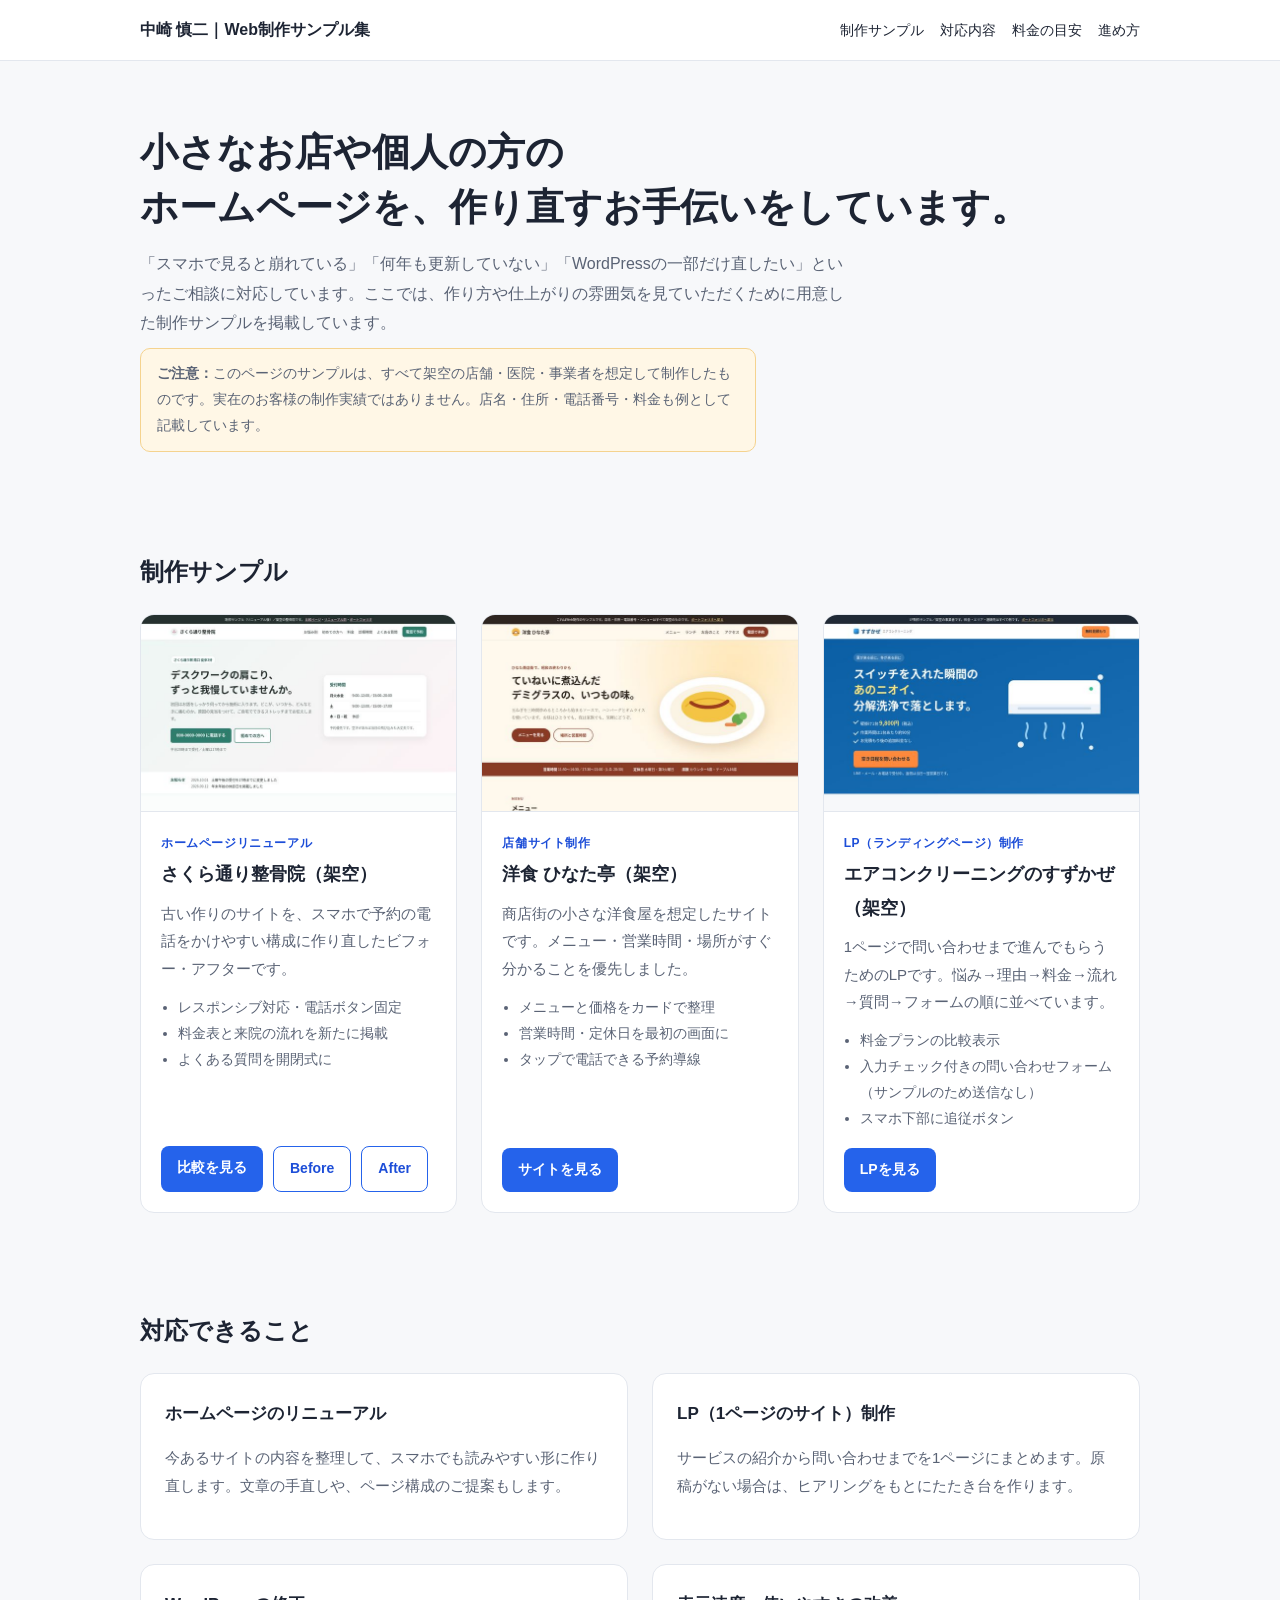
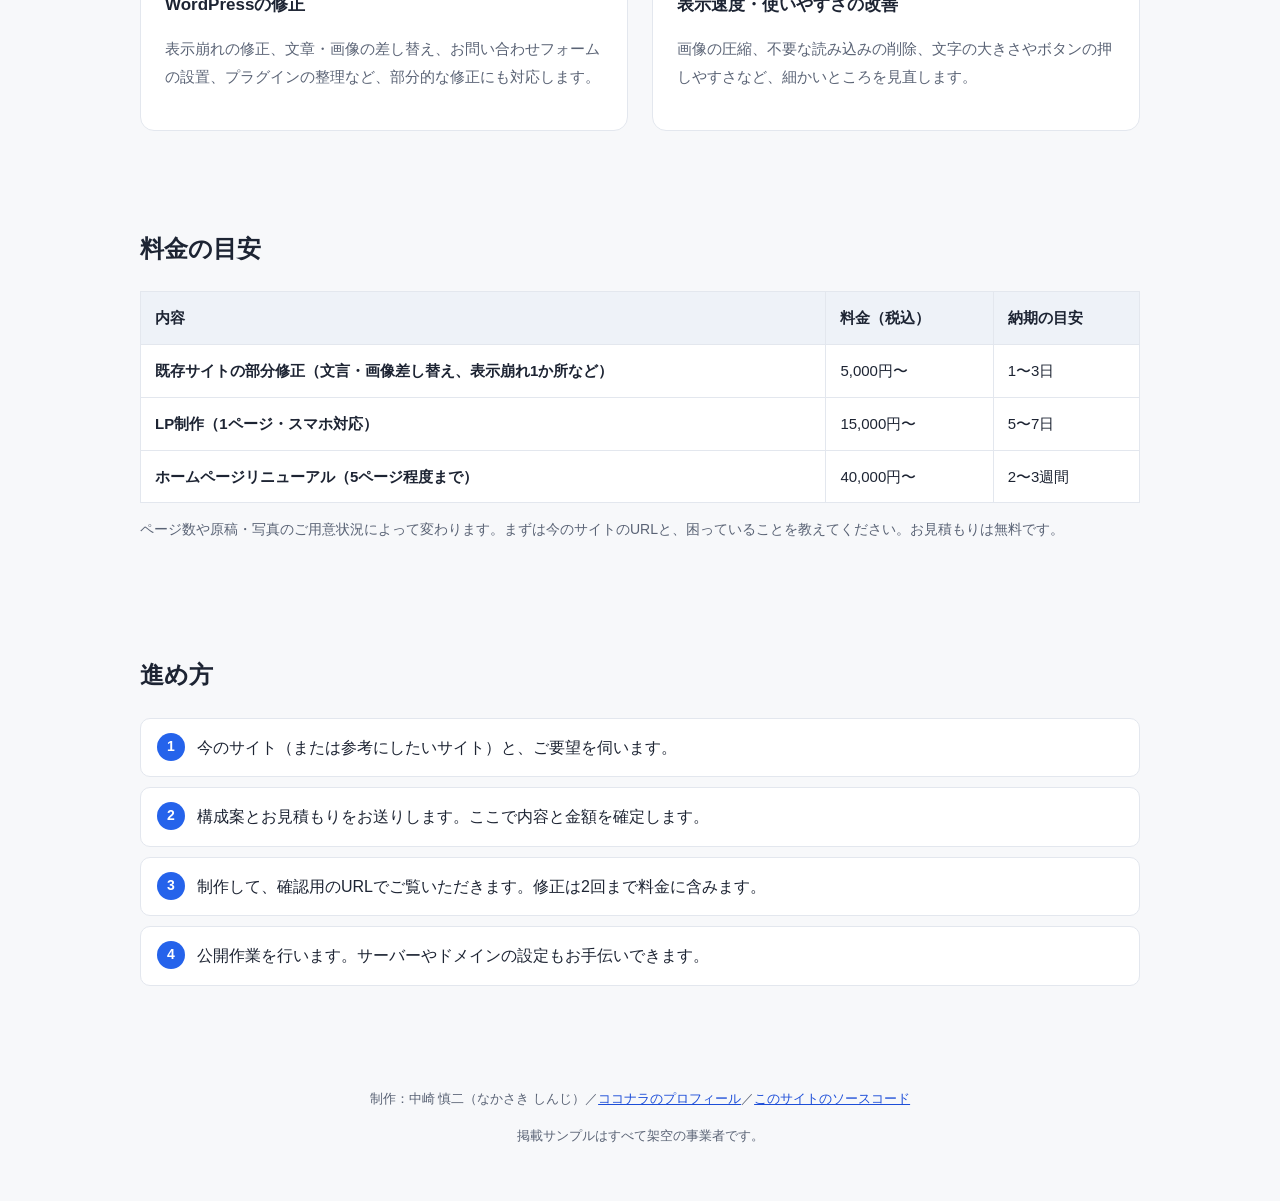
<file: index.html>
<!DOCTYPE html>
<html lang="ja">
<head>
<meta charset="utf-8">
<link rel="icon" href="data:,">
<meta name="viewport" content="width=device-width, initial-scale=1">
<title>中崎 慎二｜ホームページ制作・リニューアル　制作サンプル集</title>
<meta name="description" content="小さなお店・医院・個人事業のホームページ制作、リニューアル、LP制作、WordPress修正の制作サンプル集です。">
<meta property="og:title" content="中崎 慎二｜Web制作サンプル集">
<meta property="og:description" content="飲食店・整骨院のリニューアル・サービスLPの制作サンプル（すべて架空の事業者）">
<meta property="og:type" content="website">
<meta property="og:image" content="https://yema7582-code.github.io/web-portfolio/assets/thumb-clinic.jpg">
<link rel="stylesheet" href="assets/portfolio.css">
</head>
<body>
<a class="skip" href="#main">本文へスキップ</a>
<header class="top"><div class="wrap"><a class="brand" href="./">中崎 慎二｜Web制作サンプル集</a><nav><a href="#works">制作サンプル</a><a href="#service">対応内容</a><a href="#price">料金の目安</a><a href="#flow">進め方</a></nav></div></header>

<main id="main">
  <section class="hero"><div class="wrap">
    <h1>小さなお店や個人の方の<br>ホームページを、作り直すお手伝いをしています。</h1>
    <p>「スマホで見ると崩れている」「何年も更新していない」「WordPressの一部だけ直したい」といったご相談に対応しています。ここでは、作り方や仕上がりの雰囲気を見ていただくために用意した制作サンプルを掲載しています。</p>
    <p class="notice"><strong>ご注意：</strong>このページのサンプルは、すべて架空の店舗・医院・事業者を想定して制作したものです。実在のお客様の制作実績ではありません。店名・住所・電話番号・料金も例として記載しています。</p>
  </div></section>

  <section class="section" id="works"><div class="wrap">
    <h2>制作サンプル</h2>
    <div class="works">
      <article class="work">
        <img src="assets/thumb-clinic.jpg" width="640" height="400" alt="さくら通り整骨院（架空）のリニューアル後トップ画面">
        <div class="work-body">
          <p class="cat">ホームページリニューアル</p>
          <h3>さくら通り整骨院（架空）</h3>
          <p>古い作りのサイトを、スマホで予約の電話をかけやすい構成に作り直したビフォー・アフターです。</p>
          <ul><li>レスポンシブ対応・電話ボタン固定</li><li>料金表と来院の流れを新たに掲載</li><li>よくある質問を開閉式に</li></ul>
          <div class="links"><a class="btn" href="clinic/">比較を見る</a><a class="btn btn-line" href="clinic/before/">Before</a><a class="btn btn-line" href="clinic/after/">After</a></div>
        </div>
      </article>
      <article class="work">
        <img src="assets/thumb-restaurant.jpg" width="640" height="400" alt="洋食 ひなた亭（架空）のトップ画面">
        <div class="work-body">
          <p class="cat">店舗サイト制作</p>
          <h3>洋食 ひなた亭（架空）</h3>
          <p>商店街の小さな洋食屋を想定したサイトです。メニュー・営業時間・場所がすぐ分かることを優先しました。</p>
          <ul><li>メニューと価格をカードで整理</li><li>営業時間・定休日を最初の画面に</li><li>タップで電話できる予約導線</li></ul>
          <div class="links"><a class="btn" href="restaurant/">サイトを見る</a></div>
        </div>
      </article>
      <article class="work">
        <img src="assets/thumb-lp.jpg" width="640" height="400" alt="エアコンクリーニングのすずかぜ（架空）のランディングページ">
        <div class="work-body">
          <p class="cat">LP（ランディングページ）制作</p>
          <h3>エアコンクリーニングのすずかぜ（架空）</h3>
          <p>1ページで問い合わせまで進んでもらうためのLPです。悩み→理由→料金→流れ→質問→フォームの順に並べています。</p>
          <ul><li>料金プランの比較表示</li><li>入力チェック付きの問い合わせフォーム（サンプルのため送信なし）</li><li>スマホ下部に追従ボタン</li></ul>
          <div class="links"><a class="btn" href="lp/">LPを見る</a></div>
        </div>
      </article>
    </div>
  </div></section>

  <section class="section" id="service"><div class="wrap">
    <h2>対応できること</h2>
    <div class="grid2">
      <div class="box"><h3>ホームページのリニューアル</h3><p>今あるサイトの内容を整理して、スマホでも読みやすい形に作り直します。文章の手直しや、ページ構成のご提案もします。</p></div>
      <div class="box"><h3>LP（1ページのサイト）制作</h3><p>サービスの紹介から問い合わせまでを1ページにまとめます。原稿がない場合は、ヒアリングをもとにたたき台を作ります。</p></div>
      <div class="box"><h3>WordPressの修正</h3><p>表示崩れの修正、文章・画像の差し替え、お問い合わせフォームの設置、プラグインの整理など、部分的な修正にも対応します。</p></div>
      <div class="box"><h3>表示速度・使いやすさの改善</h3><p>画像の圧縮、不要な読み込みの削除、文字の大きさやボタンの押しやすさなど、細かいところを見直します。</p></div>
    </div>
  </div></section>

  <section class="section" id="price"><div class="wrap">
    <h2>料金の目安</h2>
    <div class="table-wrap"><table>
      <thead><tr><th scope="col">内容</th><th scope="col">料金（税込）</th><th scope="col">納期の目安</th></tr></thead>
      <tbody>
        <tr><th scope="row">既存サイトの部分修正（文言・画像差し替え、表示崩れ1か所など）</th><td>5,000円〜</td><td>1〜3日</td></tr>
        <tr><th scope="row">LP制作（1ページ・スマホ対応）</th><td>15,000円〜</td><td>5〜7日</td></tr>
        <tr><th scope="row">ホームページリニューアル（5ページ程度まで）</th><td>40,000円〜</td><td>2〜3週間</td></tr>
      </tbody>
    </table></div>
    <p style="font-size:14px;color:var(--muted)">ページ数や原稿・写真のご用意状況によって変わります。まずは今のサイトのURLと、困っていることを教えてください。お見積もりは無料です。</p>
  </div></section>

  <section class="section" id="flow"><div class="wrap">
    <h2>進め方</h2>
    <ol class="steps">
      <li>今のサイト（または参考にしたいサイト）と、ご要望を伺います。</li>
      <li>構成案とお見積もりをお送りします。ここで内容と金額を確定します。</li>
      <li>制作して、確認用のURLでご覧いただきます。修正は2回まで料金に含みます。</li>
      <li>公開作業を行います。サーバーやドメインの設定もお手伝いできます。</li>
    </ol>
  </div></section>
</main>
<footer class="foot">
  <p>制作：中崎 慎二（なかさき しんじ）／<a href="https://coconala.com/users/6362572">ココナラのプロフィール</a>／<a href="https://github.com/yema7582-code/web-portfolio">このサイトのソースコード</a></p>
  <p>掲載サンプルはすべて架空の事業者です。</p>
</footer>
</body>
</html>
</file>
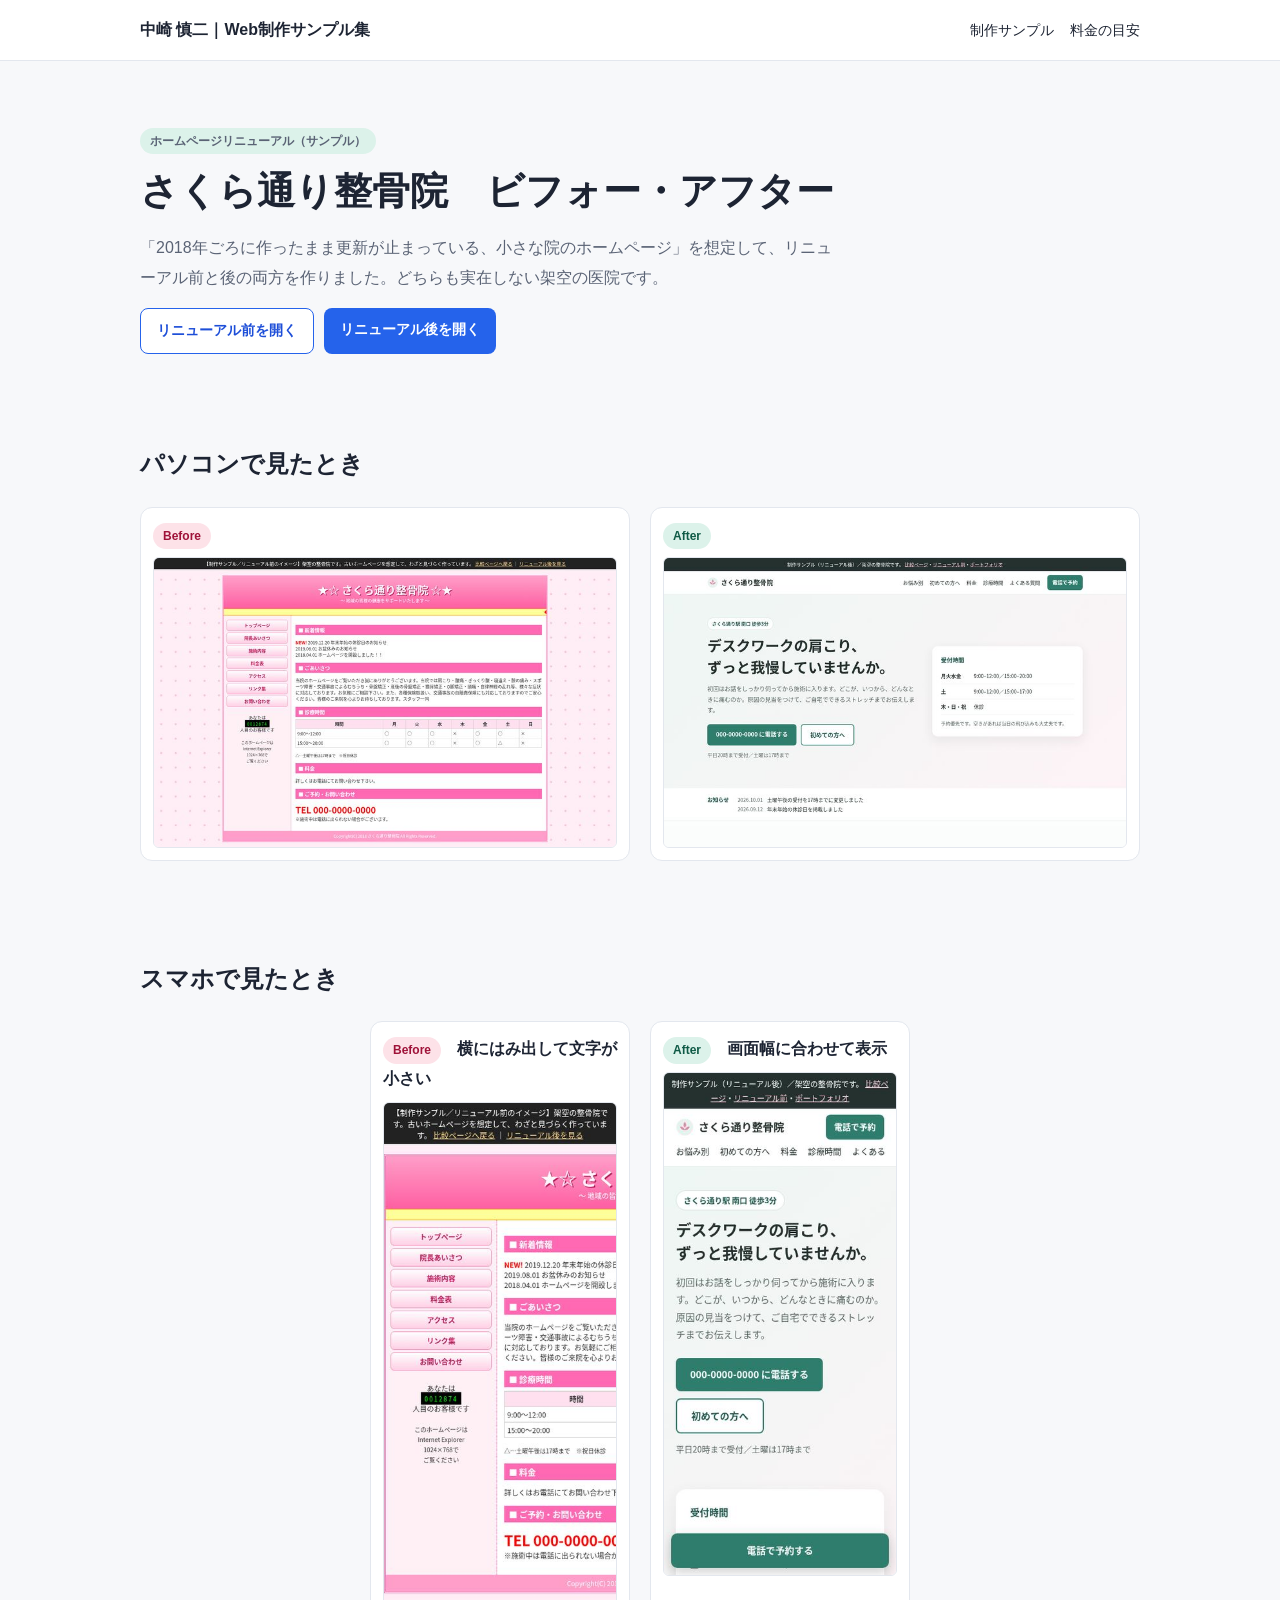
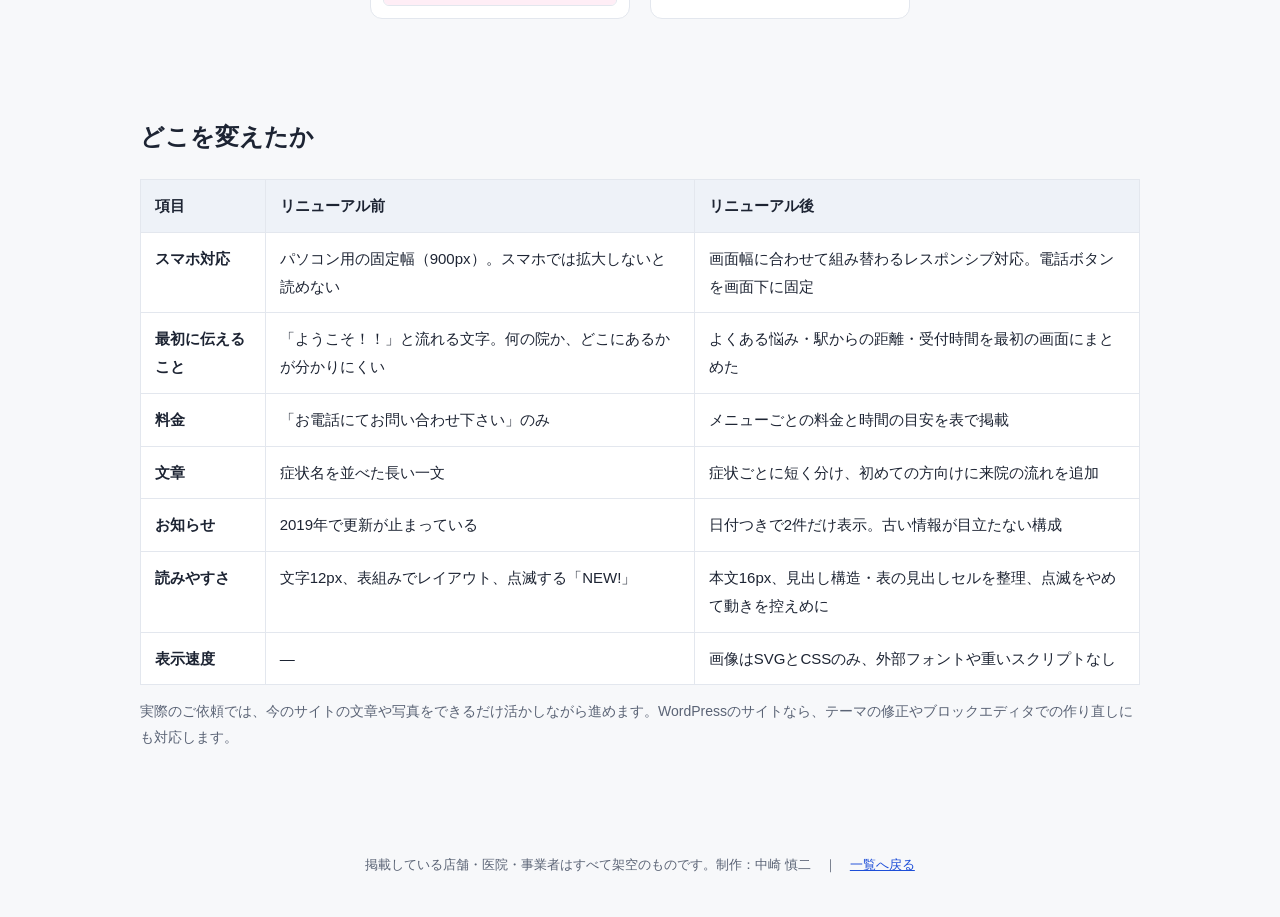
<file: clinic/index.html>
<!DOCTYPE html>
<html lang="ja">
<head>
<meta charset="utf-8">
<link rel="icon" href="data:,">
<meta name="viewport" content="width=device-width, initial-scale=1">
<title>リニューアル事例（サンプル）：さくら通り整骨院｜中崎 慎二 Web制作</title>
<meta name="description" content="架空の整骨院サイトを題材にした、ホームページリニューアルのビフォー・アフター例です。">
<link rel="stylesheet" href="../assets/portfolio.css">
</head>
<body>
<a class="skip" href="#main">本文へスキップ</a>
<header class="top"><div class="wrap"><a class="brand" href="../">中崎 慎二｜Web制作サンプル集</a><nav><a href="../#works">制作サンプル</a><a href="../#price">料金の目安</a></nav></div></header>
<main id="main">
  <section class="hero"><div class="wrap">
    <p class="tag tag-a">ホームページリニューアル（サンプル）</p>
    <h1>さくら通り整骨院　ビフォー・アフター</h1>
    <p>「2018年ごろに作ったまま更新が止まっている、小さな院のホームページ」を想定して、リニューアル前と後の両方を作りました。どちらも実在しない架空の医院です。</p>
    <div class="links" style="margin-top:16px"><a class="btn btn-line" href="before/">リニューアル前を開く</a><a class="btn" href="after/">リニューアル後を開く</a></div>
  </div></section>

  <section class="section"><div class="wrap">
    <h2>パソコンで見たとき</h2>
    <div class="compare">
      <figure><figcaption><span class="tag tag-b">Before</span></figcaption><img src="../assets/clinic-before.jpg" width="800" height="500" alt="リニューアル前のトップ画面。ピンクのグラデーション、流れる文字、左側のボタン型メニュー、アクセスカウンターがある古い作り" loading="lazy"></figure>
      <figure><figcaption><span class="tag tag-a">After</span></figcaption><img src="../assets/clinic-after.jpg" width="800" height="500" alt="リニューアル後のトップ画面。悩みに寄り添う見出し、電話予約ボタン、受付時間のカードが最初に目に入る" loading="lazy"></figure>
    </div>
  </div></section>

  <section class="section"><div class="wrap">
    <h2>スマホで見たとき</h2>
    <div class="sp compare" style="display:flex">
      <figure><figcaption><span class="tag tag-b">Before</span>　横にはみ出して文字が小さい</figcaption><img src="../assets/clinic-before-sp.jpg" width="360" height="779" alt="リニューアル前のスマホ表示。画面からはみ出し、文字が読めないほど小さい" loading="lazy"></figure>
      <figure><figcaption><span class="tag tag-a">After</span>　画面幅に合わせて表示</figcaption><img src="../assets/clinic-after-sp.jpg" width="360" height="779" alt="リニューアル後のスマホ表示。見出しとボタンが大きく、画面下に電話予約ボタンが固定されている" loading="lazy"></figure>
    </div>
  </div></section>

  <section class="section"><div class="wrap">
    <h2>どこを変えたか</h2>
    <div class="table-wrap">
    <table>
      <thead><tr><th scope="col">項目</th><th scope="col">リニューアル前</th><th scope="col">リニューアル後</th></tr></thead>
      <tbody>
        <tr><th scope="row">スマホ対応</th><td>パソコン用の固定幅（900px）。スマホでは拡大しないと読めない</td><td>画面幅に合わせて組み替わるレスポンシブ対応。電話ボタンを画面下に固定</td></tr>
        <tr><th scope="row">最初に伝えること</th><td>「ようこそ！！」と流れる文字。何の院か、どこにあるかが分かりにくい</td><td>よくある悩み・駅からの距離・受付時間を最初の画面にまとめた</td></tr>
        <tr><th scope="row">料金</th><td>「お電話にてお問い合わせ下さい」のみ</td><td>メニューごとの料金と時間の目安を表で掲載</td></tr>
        <tr><th scope="row">文章</th><td>症状名を並べた長い一文</td><td>症状ごとに短く分け、初めての方向けに来院の流れを追加</td></tr>
        <tr><th scope="row">お知らせ</th><td>2019年で更新が止まっている</td><td>日付つきで2件だけ表示。古い情報が目立たない構成</td></tr>
        <tr><th scope="row">読みやすさ</th><td>文字12px、表組みでレイアウト、点滅する「NEW!」</td><td>本文16px、見出し構造・表の見出しセルを整理、点滅をやめて動きを控えめに</td></tr>
        <tr><th scope="row">表示速度</th><td>—</td><td>画像はSVGとCSSのみ、外部フォントや重いスクリプトなし</td></tr>
      </tbody>
    </table>
    </div>
    <p style="font-size:14px;color:var(--muted)">実際のご依頼では、今のサイトの文章や写真をできるだけ活かしながら進めます。WordPressのサイトなら、テーマの修正やブロックエディタでの作り直しにも対応します。</p>
  </div></section>
</main>
<footer class="foot">掲載している店舗・医院・事業者はすべて架空のものです。制作：中崎 慎二　｜　<a href="../">一覧へ戻る</a></footer>
</body>
</html>
</file>
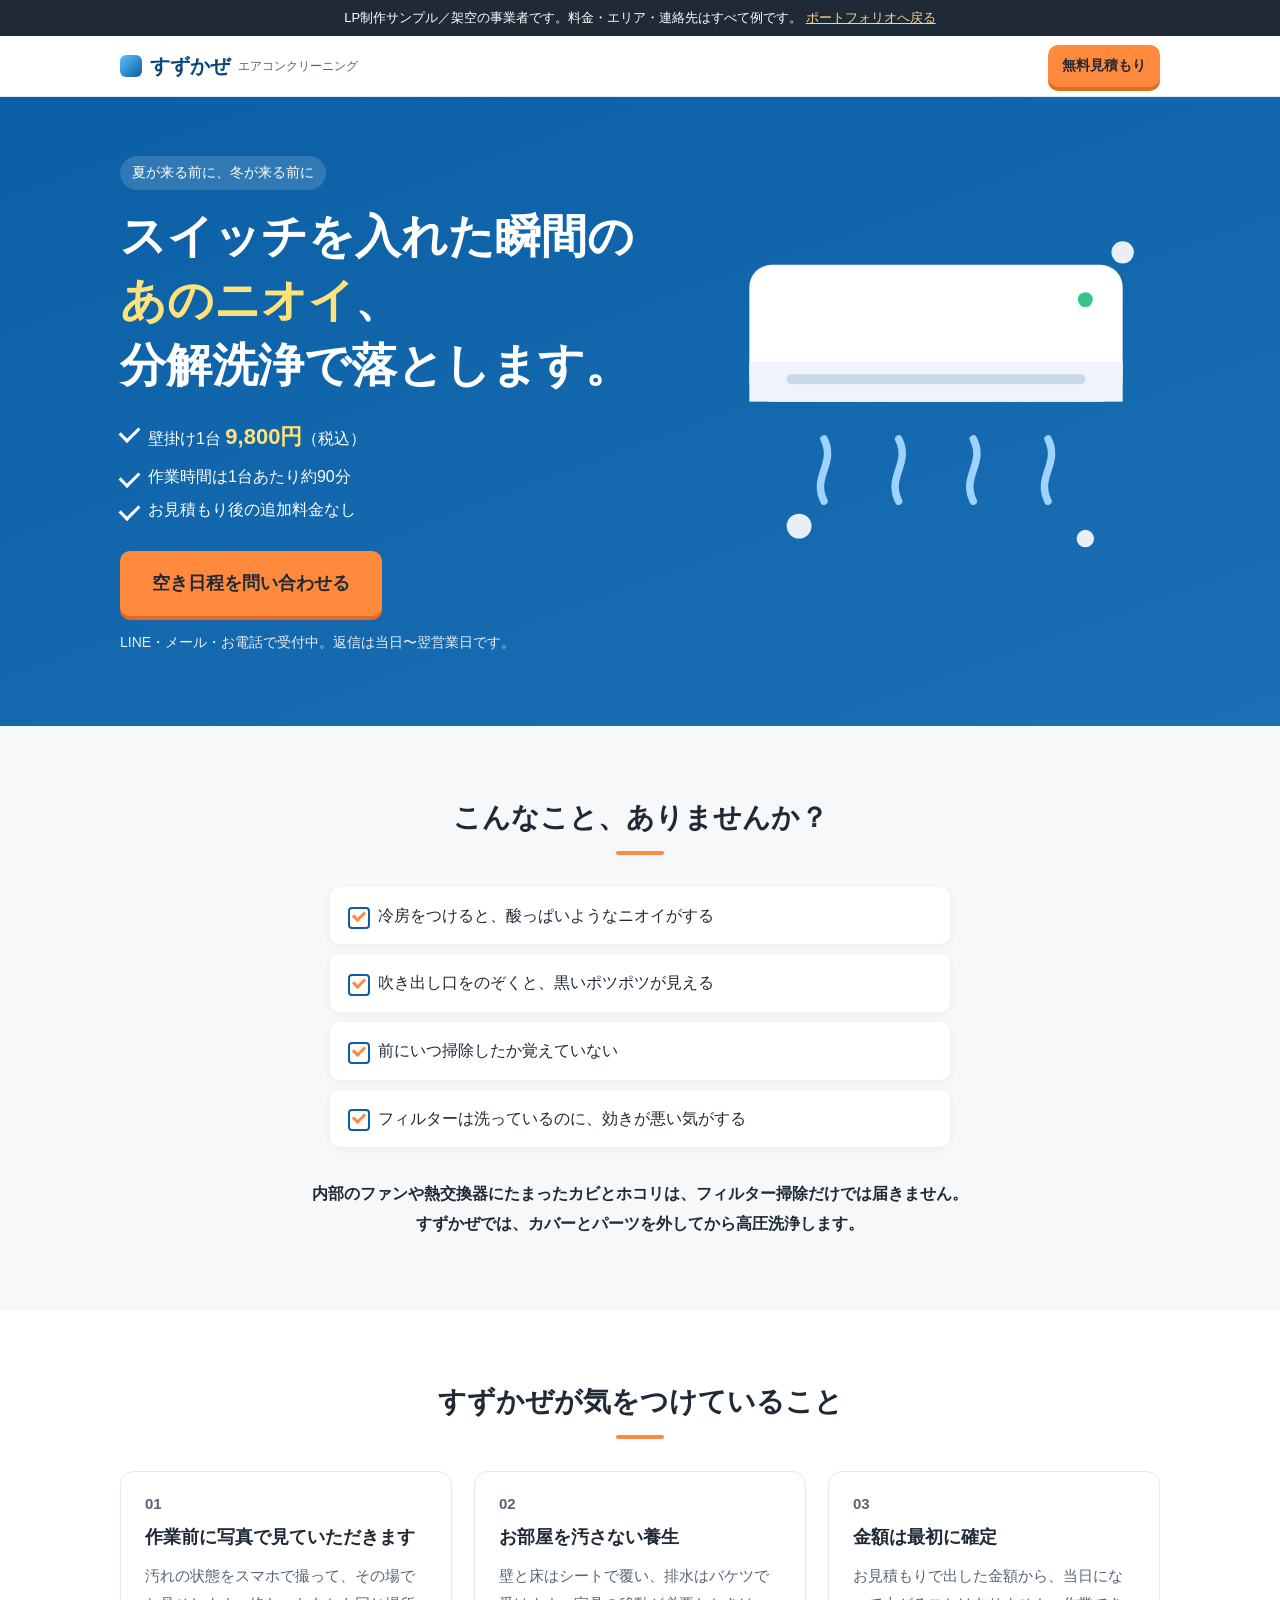
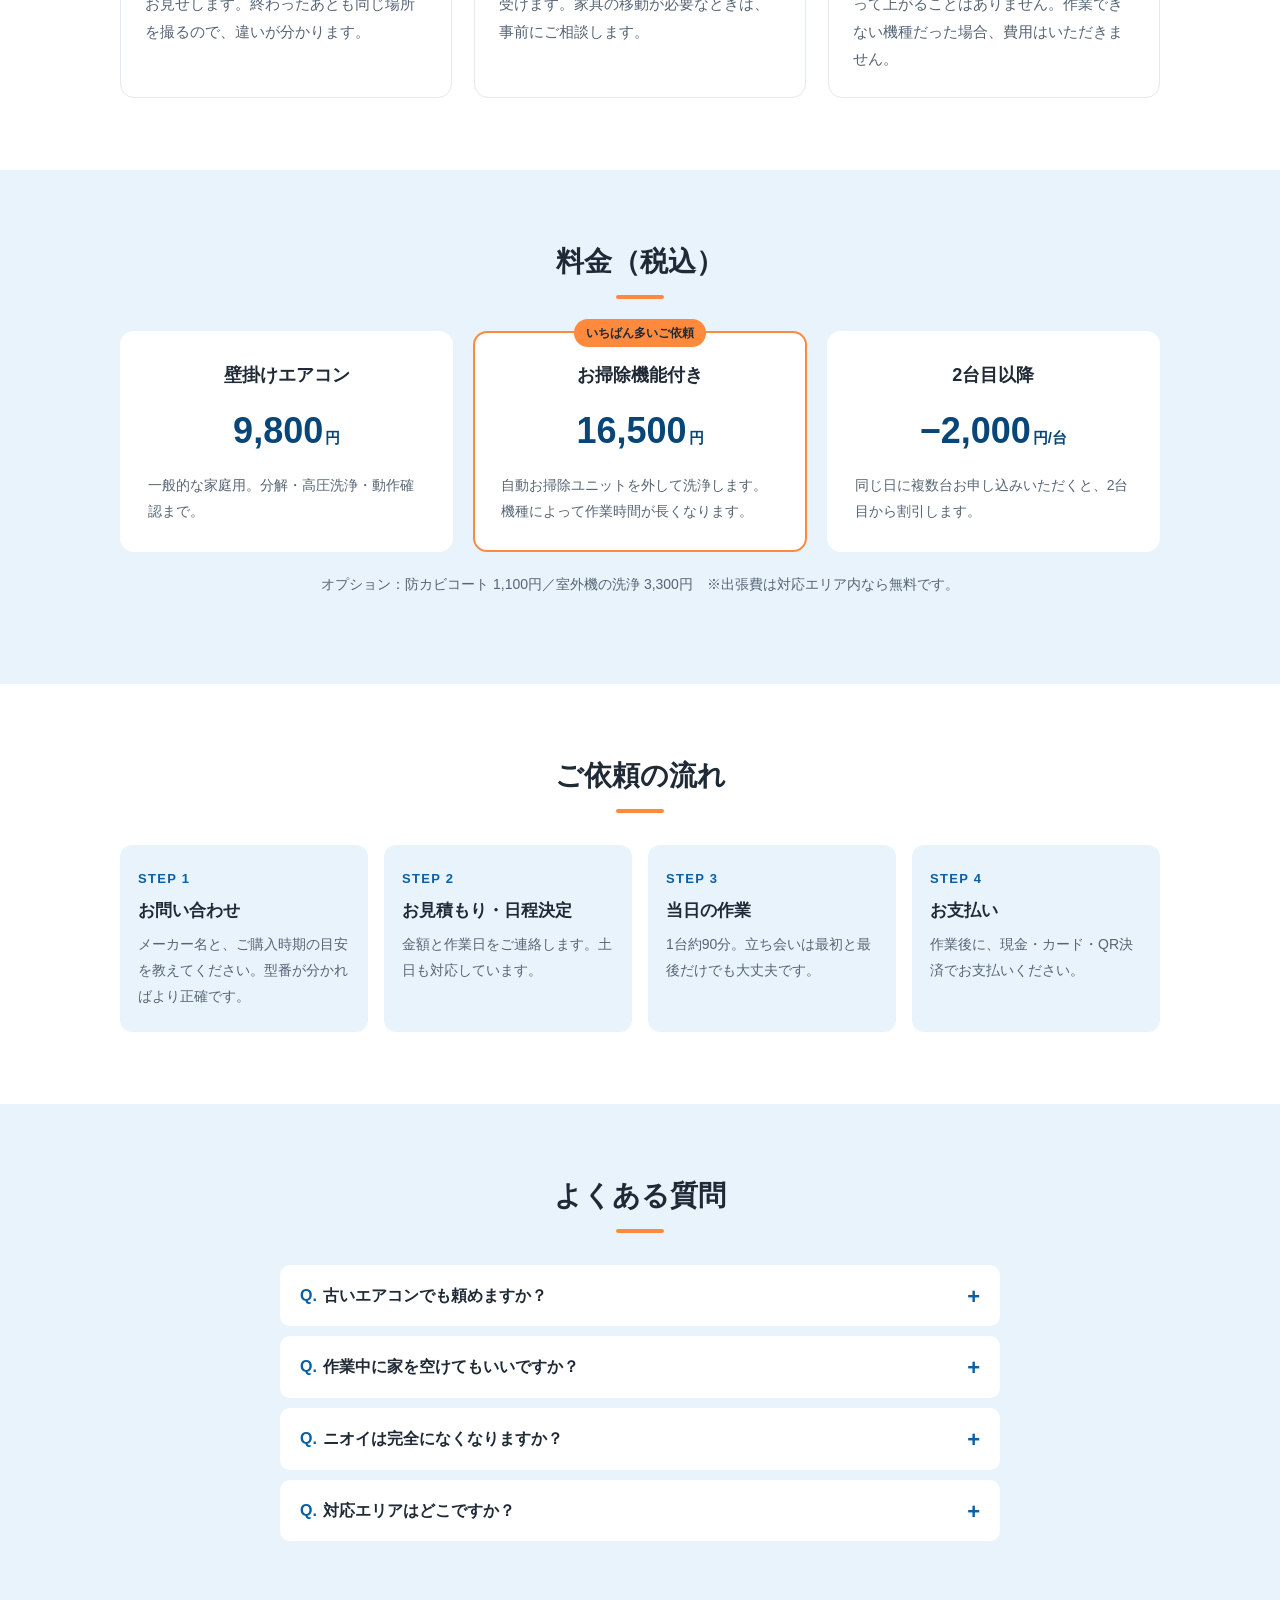
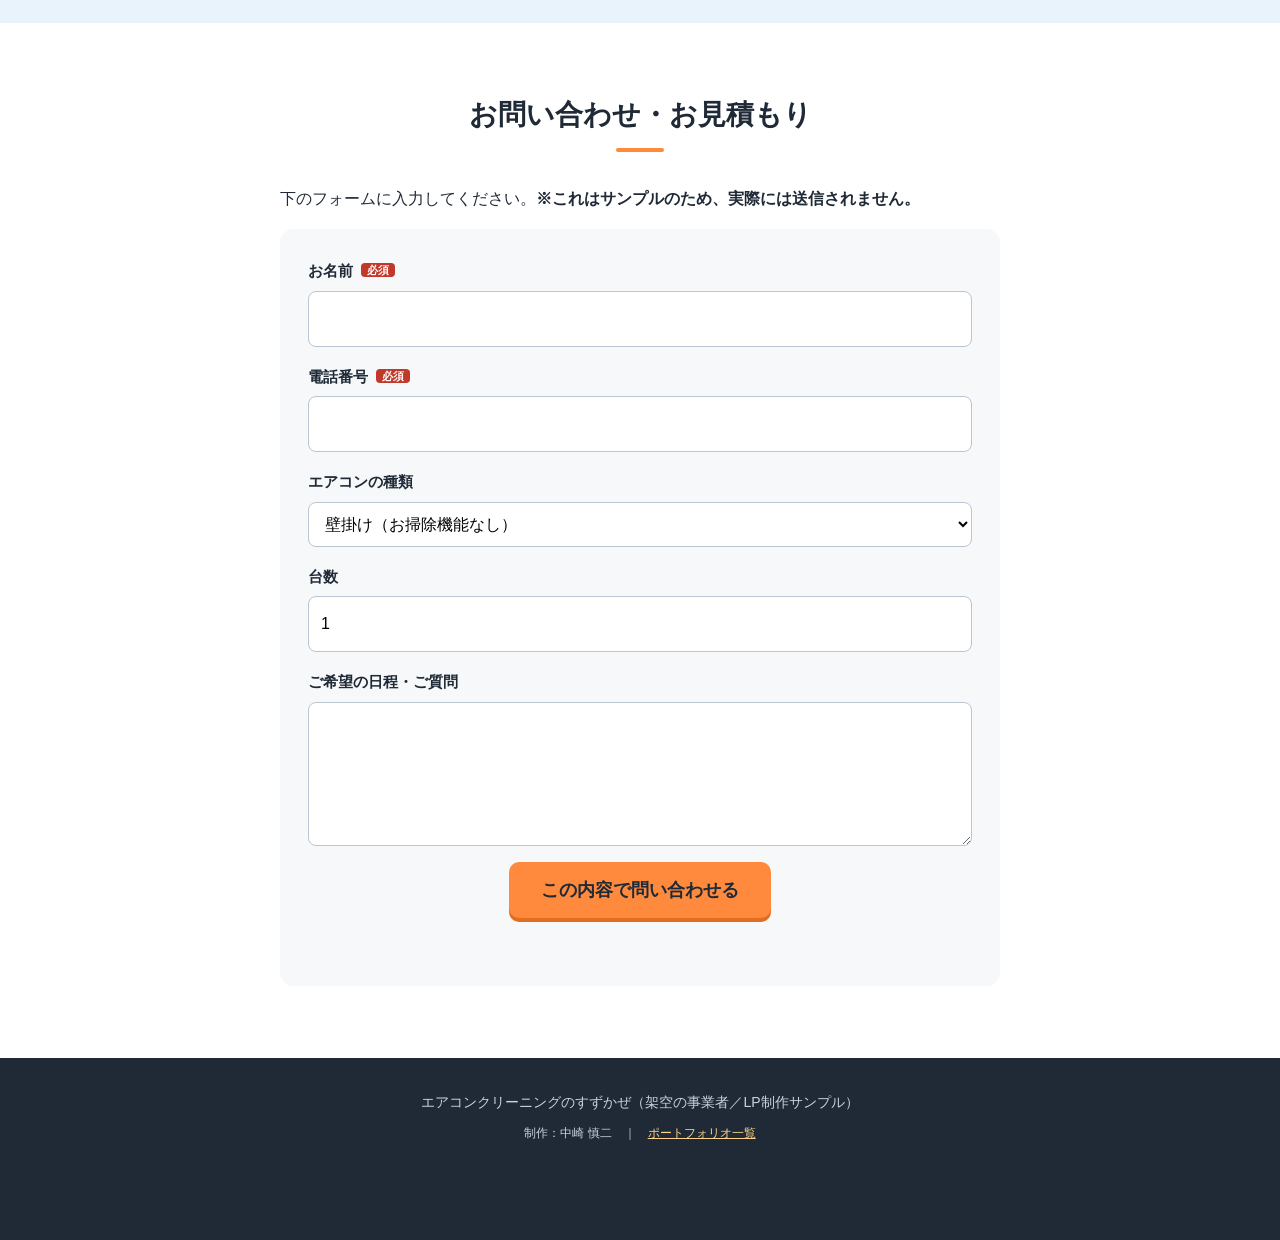
<file: lp/index.html>
<!DOCTYPE html>
<html lang="ja">
<head>
<meta charset="utf-8">
<link rel="icon" href="data:,">
<meta name="viewport" content="width=device-width, initial-scale=1">
<title>エアコンクリーニングのすずかぜ｜1台9,800円から（LP制作サンプル）</title>
<meta name="description" content="【制作サンプル】架空のエアコンクリーニング業者のランディングページ例です。">
<meta name="robots" content="noindex">
<meta name="theme-color" content="#0b5fa5">
<link rel="stylesheet" href="style.css">
</head>
<body>
<a class="skip" href="#main">本文へスキップ</a>
<p class="sample-bar" role="note">LP制作サンプル／架空の事業者です。料金・エリア・連絡先はすべて例です。 <a href="../">ポートフォリオへ戻る</a></p>

<header class="header">
  <div class="wrap header-inner">
    <p class="logo"><span class="logo-mark" aria-hidden="true"></span>すずかぜ<small>エアコンクリーニング</small></p>
    <a href="#contact" class="btn btn-sm">無料見積もり</a>
  </div>
</header>

<main id="main">
  <section class="hero">
    <div class="wrap hero-inner">
      <div>
        <p class="kicker">夏が来る前に、冬が来る前に</p>
        <h1>スイッチを入れた瞬間の<br><em>あのニオイ</em>、<br>分解洗浄で落とします。</h1>
        <ul class="hero-points">
          <li>壁掛け1台 <strong>9,800円</strong>（税込）</li>
          <li>作業時間は1台あたり約90分</li>
          <li>お見積もり後の追加料金なし</li>
        </ul>
        <a class="btn btn-lg" href="#contact">空き日程を問い合わせる</a>
        <p class="hero-sub">LINE・メール・お電話で受付中。返信は当日〜翌営業日です。</p>
      </div>
      <div class="hero-art" aria-hidden="true">
        <svg viewBox="0 0 360 300">
          <rect x="30" y="40" width="300" height="110" rx="18" fill="#fff"/>
          <rect x="30" y="118" width="300" height="32" rx="0" fill="#eef4fa"/>
          <rect x="60" y="128" width="240" height="8" rx="4" fill="#c9d9ea"/>
          <circle cx="300" cy="68" r="6" fill="#36c48a"/>
          <g fill="none" stroke="#9fd3ff" stroke-width="6" stroke-linecap="round">
            <path d="M90 180c10 20-10 30 0 50"/><path d="M150 180c10 20-10 30 0 50"/><path d="M210 180c10 20-10 30 0 50"/><path d="M270 180c10 20-10 30 0 50"/>
          </g>
          <g fill="#ffffff" opacity=".9"><circle cx="70" cy="250" r="10"/><circle cx="300" cy="260" r="7"/><circle cx="330" cy="30" r="9"/></g>
        </svg>
      </div>
    </div>
  </section>

  <section class="section worries">
    <div class="wrap">
      <h2 class="h2">こんなこと、ありませんか？</h2>
      <ul class="check">
        <li>冷房をつけると、酸っぱいようなニオイがする</li>
        <li>吹き出し口をのぞくと、黒いポツポツが見える</li>
        <li>前にいつ掃除したか覚えていない</li>
        <li>フィルターは洗っているのに、効きが悪い気がする</li>
      </ul>
      <p class="worries-ans">内部のファンや熱交換器にたまったカビとホコリは、フィルター掃除だけでは届きません。<br>すずかぜでは、カバーとパーツを外してから高圧洗浄します。</p>
    </div>
  </section>

  <section class="section">
    <div class="wrap">
      <h2 class="h2">すずかぜが気をつけていること</h2>
      <div class="reasons">
        <article><p class="r-num">01</p><h3>作業前に写真で見ていただきます</h3><p>汚れの状態をスマホで撮って、その場でお見せします。終わったあとも同じ場所を撮るので、違いが分かります。</p></article>
        <article><p class="r-num">02</p><h3>お部屋を汚さない養生</h3><p>壁と床はシートで覆い、排水はバケツで受けます。家具の移動が必要なときは、事前にご相談します。</p></article>
        <article><p class="r-num">03</p><h3>金額は最初に確定</h3><p>お見積もりで出した金額から、当日になって上がることはありません。作業できない機種だった場合、費用はいただきません。</p></article>
      </div>
    </div>
  </section>

  <section class="section alt" id="price">
    <div class="wrap">
      <h2 class="h2">料金（税込）</h2>
      <div class="plans">
        <article class="plan"><h3>壁掛けエアコン</h3><p class="yen">9,800<span>円</span></p><p>一般的な家庭用。分解・高圧洗浄・動作確認まで。</p></article>
        <article class="plan featured"><p class="tag">いちばん多いご依頼</p><h3>お掃除機能付き</h3><p class="yen">16,500<span>円</span></p><p>自動お掃除ユニットを外して洗浄します。機種によって作業時間が長くなります。</p></article>
        <article class="plan"><h3>2台目以降</h3><p class="yen">−2,000<span>円/台</span></p><p>同じ日に複数台お申し込みいただくと、2台目から割引します。</p></article>
      </div>
      <p class="small">オプション：防カビコート 1,100円／室外機の洗浄 3,300円　※出張費は対応エリア内なら無料です。</p>
    </div>
  </section>

  <section class="section">
    <div class="wrap">
      <h2 class="h2">ご依頼の流れ</h2>
      <ol class="steps">
        <li><h3>お問い合わせ</h3><p>メーカー名と、ご購入時期の目安を教えてください。型番が分かればより正確です。</p></li>
        <li><h3>お見積もり・日程決定</h3><p>金額と作業日をご連絡します。土日も対応しています。</p></li>
        <li><h3>当日の作業</h3><p>1台約90分。立ち会いは最初と最後だけでも大丈夫です。</p></li>
        <li><h3>お支払い</h3><p>作業後に、現金・カード・QR決済でお支払いください。</p></li>
      </ol>
    </div>
  </section>

  <section class="section alt">
    <div class="wrap narrow">
      <h2 class="h2">よくある質問</h2>
      <details><summary>古いエアコンでも頼めますか？</summary><p>製造から15年ほどまでは対応できることが多いです。部品が劣化している場合は、外すと割れるおそれがあるため、事前にお伝えしたうえで判断します。</p></details>
      <details><summary>作業中に家を空けてもいいですか？</summary><p>最初の確認と、最後の動作確認に立ち会っていただければ、途中は外出していただいて構いません。</p></details>
      <details><summary>ニオイは完全になくなりますか？</summary><p>カビが原因のニオイはほとんどの場合かなり軽くなりますが、タバコのヤニが染み込んでいる場合などは残ることがあります。</p></details>
      <details><summary>対応エリアはどこですか？</summary><p>架空県みなと市・ひなた市・さくら市の全域です（サンプル）。それ以外の地域もご相談ください。</p></details>
    </div>
  </section>

  <section class="section contact" id="contact">
    <div class="wrap narrow">
      <h2 class="h2">お問い合わせ・お見積もり</h2>
      <p>下のフォームに入力してください。<strong>※これはサンプルのため、実際には送信されません。</strong></p>
      <form class="form" id="sample-form" novalidate>
        <div class="field"><label for="name">お名前 <span class="req">必須</span></label><input id="name" name="name" autocomplete="name" required></div>
        <div class="field"><label for="tel">電話番号 <span class="req">必須</span></label><input id="tel" name="tel" type="tel" autocomplete="tel" inputmode="tel" required></div>
        <div class="field"><label for="type">エアコンの種類</label>
          <select id="type" name="type"><option>壁掛け（お掃除機能なし）</option><option>お掃除機能付き</option><option>分からない</option></select></div>
        <div class="field"><label for="count">台数</label><input id="count" name="count" type="number" min="1" max="10" value="1"></div>
        <div class="field"><label for="msg">ご希望の日程・ご質問</label><textarea id="msg" name="msg" rows="4"></textarea></div>
        <button class="btn btn-lg" type="submit">この内容で問い合わせる</button>
        <p class="form-msg" id="form-msg" role="status" aria-live="polite"></p>
      </form>
    </div>
  </section>
</main>

<footer class="footer">
  <p>エアコンクリーニングのすずかぜ（架空の事業者／LP制作サンプル）</p>
  <p><small>制作：中崎 慎二　｜　<a href="../">ポートフォリオ一覧</a></small></p>
</footer>
<a class="fixed-cta" href="#contact">無料で見積もりを依頼する</a>
<script>
document.getElementById('sample-form').addEventListener('submit',function(e){
  e.preventDefault();
  var name=document.getElementById('name'),tel=document.getElementById('tel'),m=document.getElementById('form-msg');
  if(!name.value.trim()||!tel.value.trim()){m.textContent='お名前と電話番号を入力してください。';(name.value.trim()?tel:name).focus();return;}
  m.textContent='サンプルのため送信はされません。実際のサイトでは、ここで送信完了のメッセージを表示します。';
});
</script>
</body>
</html>
</file>
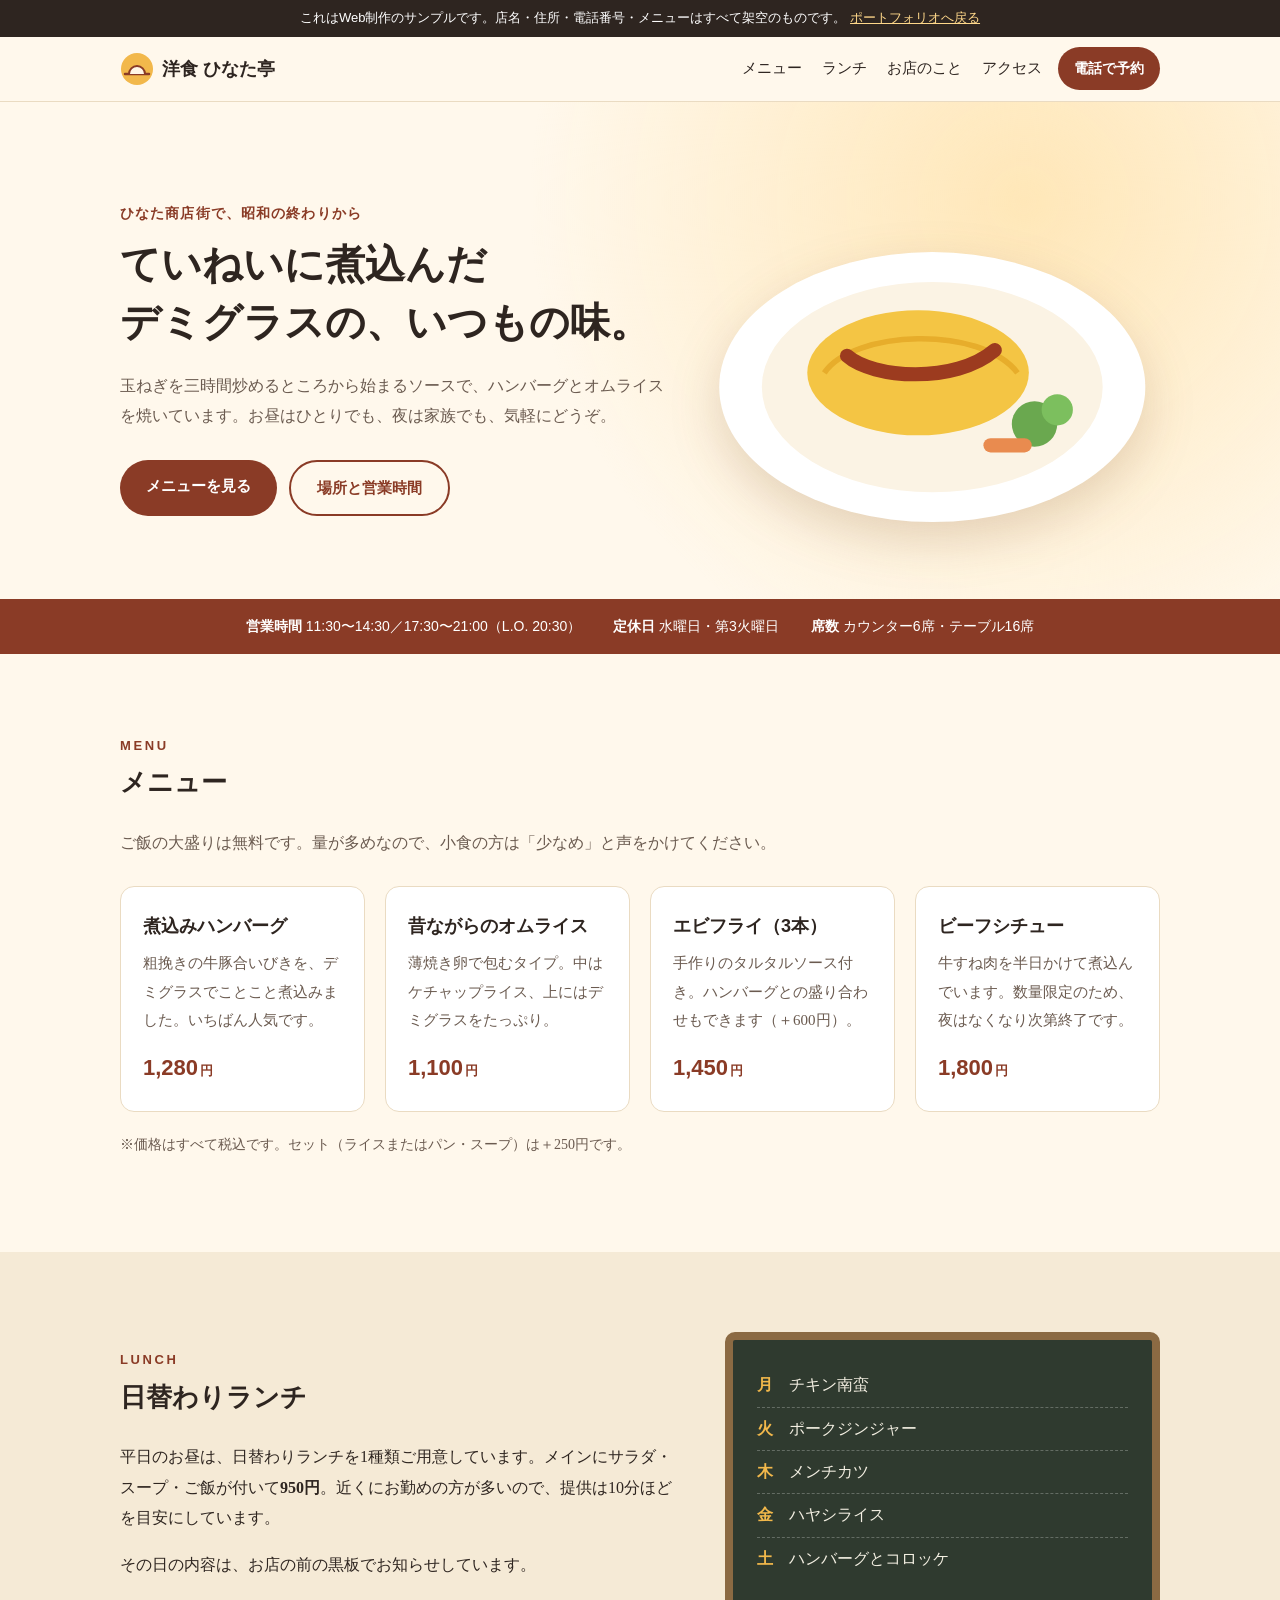
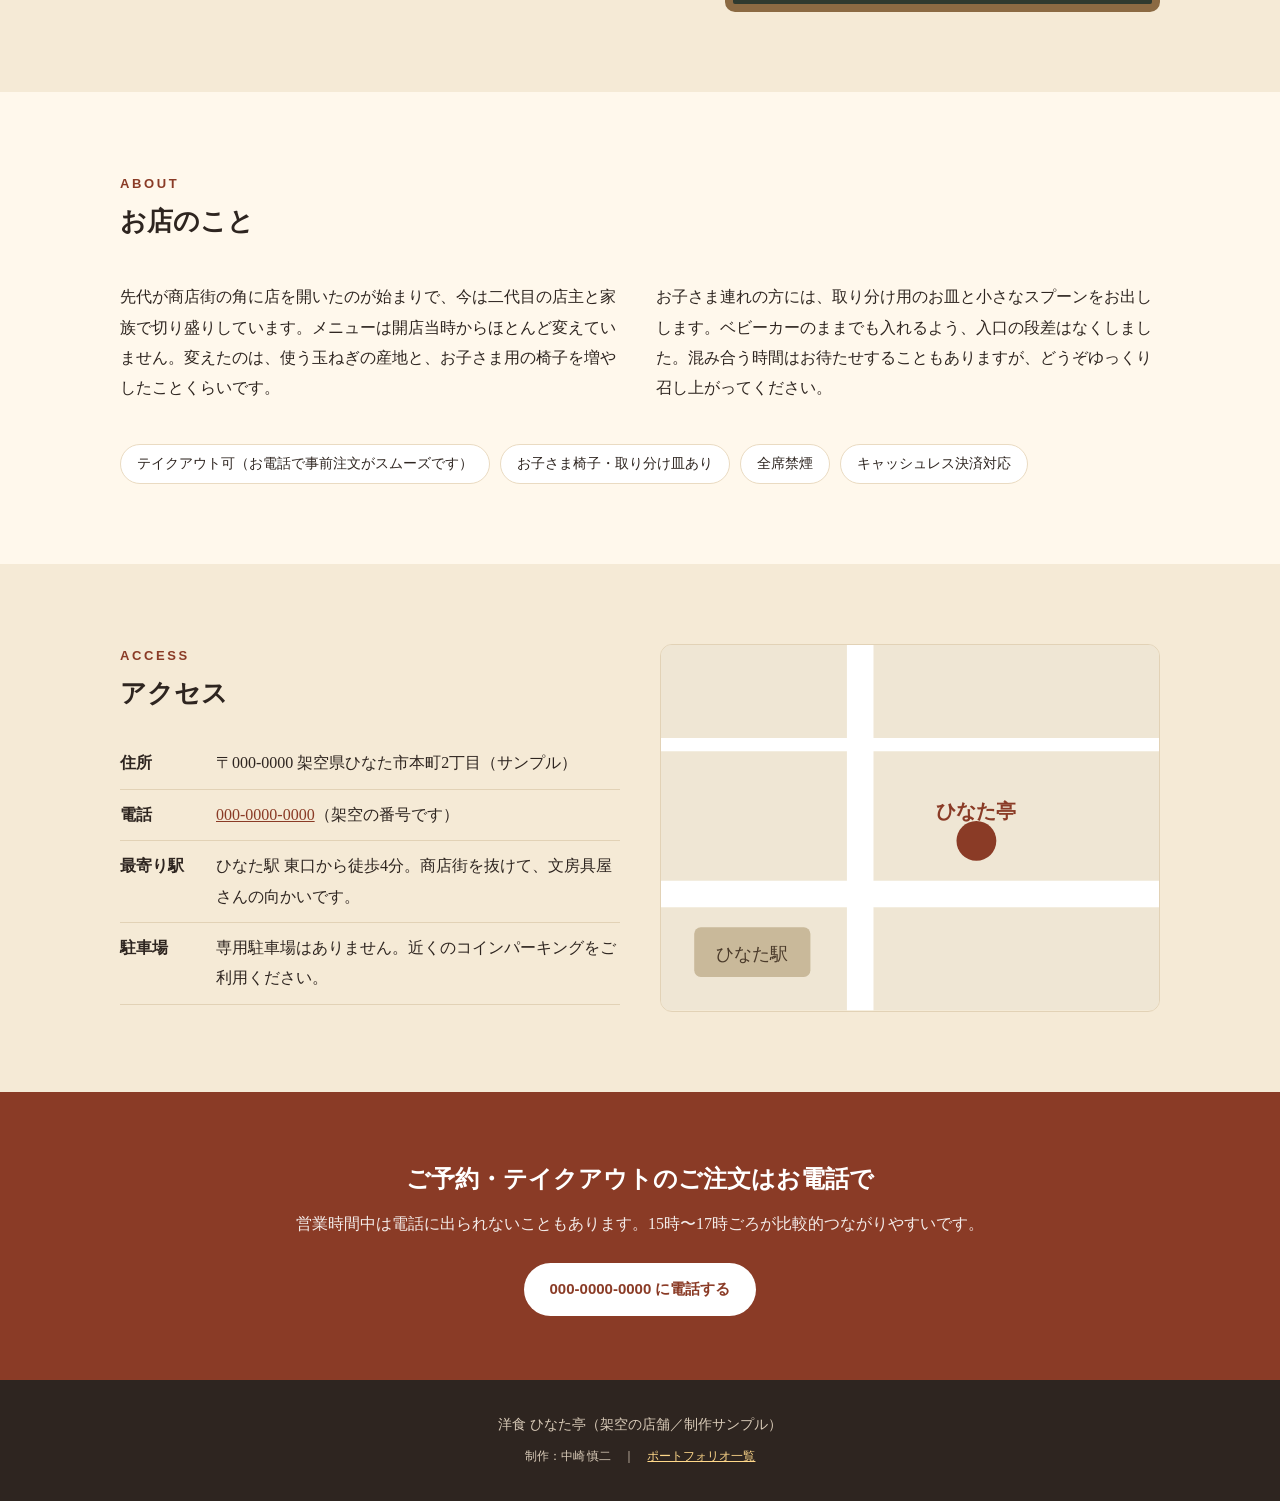
<file: restaurant/index.html>
<!DOCTYPE html>
<html lang="ja">
<head>
<meta charset="utf-8">
<link rel="icon" href="data:,">
<meta name="viewport" content="width=device-width, initial-scale=1">
<title>洋食 ひなた亭｜商店街の小さな洋食屋（制作サンプル）</title>
<meta name="description" content="【制作サンプル】架空の洋食店「ひなた亭」のホームページ例です。実在の店舗ではありません。">
<meta name="robots" content="noindex">
<meta name="theme-color" content="#8a3b26">
<link rel="stylesheet" href="style.css">
</head>
<body>
<a class="skip" href="#main">本文へスキップ</a>
<p class="sample-bar" role="note">これはWeb制作のサンプルです。店名・住所・電話番号・メニューはすべて架空のものです。 <a href="../">ポートフォリオへ戻る</a></p>

<header class="site-header">
  <div class="wrap header-inner">
    <a class="logo" href="#top" aria-label="洋食 ひなた亭 トップへ">
      <svg width="34" height="34" viewBox="0 0 34 34" aria-hidden="true"><circle cx="17" cy="17" r="16" fill="#f2b84b"/><path d="M5 22h24" stroke="#8a3b26" stroke-width="2.5" stroke-linecap="round"/><path d="M9 22a8 8 0 0 1 16 0" fill="#fff6e6" stroke="#8a3b26" stroke-width="2"/></svg>
      <span>洋食 ひなた亭</span>
    </a>
    <nav aria-label="メインメニュー">
      <ul class="nav">
        <li><a href="#menu">メニュー</a></li>
        <li><a href="#lunch">ランチ</a></li>
        <li><a href="#about">お店のこと</a></li>
        <li><a href="#access">アクセス</a></li>
      </ul>
    </nav>
    <a class="btn btn-small" href="tel:000-0000-0000">電話で予約</a>
  </div>
</header>

<main id="main">
  <section class="hero" id="top">
    <div class="wrap hero-inner">
      <div class="hero-text">
        <p class="eyebrow">ひなた商店街で、昭和の終わりから</p>
        <h1>ていねいに煮込んだ<br>デミグラスの、いつもの味。</h1>
        <p class="lead">玉ねぎを三時間炒めるところから始まるソースで、ハンバーグとオムライスを焼いています。お昼はひとりでも、夜は家族でも、気軽にどうぞ。</p>
        <div class="hero-cta">
          <a class="btn" href="#menu">メニューを見る</a>
          <a class="btn btn-ghost" href="#access">場所と営業時間</a>
        </div>
      </div>
      <div class="hero-visual" aria-hidden="true">
        <svg viewBox="0 0 320 260" class="plate">
          <ellipse cx="160" cy="150" rx="150" ry="95" fill="#fff"/>
          <ellipse cx="160" cy="150" rx="120" ry="74" fill="#fbf3e4"/>
          <ellipse cx="150" cy="140" rx="78" ry="44" fill="#f4c544"/>
          <path d="M84 140c20-30 110-34 136 0" fill="none" stroke="#e7ad2b" stroke-width="4"/>
          <path d="M100 128c18 16 76 20 104-4" fill="none" stroke="#9c3b1f" stroke-width="10" stroke-linecap="round"/>
          <circle cx="232" cy="176" r="16" fill="#6aa84f"/><circle cx="248" cy="166" r="11" fill="#7cbf5e"/>
          <rect x="196" y="186" width="34" height="10" rx="5" fill="#e98b4f"/>
        </svg>
      </div>
    </div>
  </section>

  <section class="info-strip" aria-label="営業情報">
    <div class="wrap strip-inner">
      <p><strong>営業時間</strong> 11:30〜14:30／17:30〜21:00（L.O. 20:30）</p>
      <p><strong>定休日</strong> 水曜日・第3火曜日</p>
      <p><strong>席数</strong> カウンター6席・テーブル16席</p>
    </div>
  </section>

  <section class="section" id="menu">
    <div class="wrap">
      <h2 class="title"><span>Menu</span>メニュー</h2>
      <p class="section-lead">ご飯の大盛りは無料です。量が多めなので、小食の方は「少なめ」と声をかけてください。</p>
      <div class="menu-grid">
        <article class="menu-card">
          <h3>煮込みハンバーグ</h3>
          <p>粗挽きの牛豚合いびきを、デミグラスでことこと煮込みました。いちばん人気です。</p>
          <p class="price">1,280<small>円</small></p>
        </article>
        <article class="menu-card">
          <h3>昔ながらのオムライス</h3>
          <p>薄焼き卵で包むタイプ。中はケチャップライス、上にはデミグラスをたっぷり。</p>
          <p class="price">1,100<small>円</small></p>
        </article>
        <article class="menu-card">
          <h3>エビフライ（3本）</h3>
          <p>手作りのタルタルソース付き。ハンバーグとの盛り合わせもできます（＋600円）。</p>
          <p class="price">1,450<small>円</small></p>
        </article>
        <article class="menu-card">
          <h3>ビーフシチュー</h3>
          <p>牛すね肉を半日かけて煮込んでいます。数量限定のため、夜はなくなり次第終了です。</p>
          <p class="price">1,800<small>円</small></p>
        </article>
      </div>
      <p class="note">※価格はすべて税込です。セット（ライスまたはパン・スープ）は＋250円です。</p>
    </div>
  </section>

  <section class="section section-alt" id="lunch">
    <div class="wrap lunch">
      <div>
        <h2 class="title"><span>Lunch</span>日替わりランチ</h2>
        <p>平日のお昼は、日替わりランチを1種類ご用意しています。メインにサラダ・スープ・ご飯が付いて<strong>950円</strong>。近くにお勤めの方が多いので、提供は10分ほどを目安にしています。</p>
        <p>その日の内容は、お店の前の黒板でお知らせしています。</p>
      </div>
      <ul class="week" aria-label="日替わりの一例">
        <li><span>月</span>チキン南蛮</li>
        <li><span>火</span>ポークジンジャー</li>
        <li><span>木</span>メンチカツ</li>
        <li><span>金</span>ハヤシライス</li>
        <li><span>土</span>ハンバーグとコロッケ</li>
      </ul>
    </div>
  </section>

  <section class="section" id="about">
    <div class="wrap about">
      <h2 class="title"><span>About</span>お店のこと</h2>
      <div class="about-cols">
        <p>先代が商店街の角に店を開いたのが始まりで、今は二代目の店主と家族で切り盛りしています。メニューは開店当時からほとんど変えていません。変えたのは、使う玉ねぎの産地と、お子さま用の椅子を増やしたことくらいです。</p>
        <p>お子さま連れの方には、取り分け用のお皿と小さなスプーンをお出しします。ベビーカーのままでも入れるよう、入口の段差はなくしました。混み合う時間はお待たせすることもありますが、どうぞゆっくり召し上がってください。</p>
      </div>
      <ul class="points">
        <li>テイクアウト可（お電話で事前注文がスムーズです）</li>
        <li>お子さま椅子・取り分け皿あり</li>
        <li>全席禁煙</li>
        <li>キャッシュレス決済対応</li>
      </ul>
    </div>
  </section>

  <section class="section section-alt" id="access">
    <div class="wrap access">
      <div>
        <h2 class="title"><span>Access</span>アクセス</h2>
        <dl class="dl">
          <div><dt>住所</dt><dd>〒000-0000 架空県ひなた市本町2丁目（サンプル）</dd></div>
          <div><dt>電話</dt><dd><a href="tel:000-0000-0000">000-0000-0000</a>（架空の番号です）</dd></div>
          <div><dt>最寄り駅</dt><dd>ひなた駅 東口から徒歩4分。商店街を抜けて、文房具屋さんの向かいです。</dd></div>
          <div><dt>駐車場</dt><dd>専用駐車場はありません。近くのコインパーキングをご利用ください。</dd></div>
        </dl>
      </div>
      <div class="map" role="img" aria-label="地図のイメージ（サンプルのため実際の地図ではありません）">
        <svg viewBox="0 0 300 220" aria-hidden="true">
          <rect width="300" height="220" fill="#efe6d4"/>
          <path d="M0 150H300M120 0V220" stroke="#fff" stroke-width="16"/>
          <path d="M0 60H300" stroke="#fff" stroke-width="8"/>
          <rect x="20" y="170" width="70" height="30" rx="4" fill="#c9b99a"/><text x="55" y="190" font-size="11" text-anchor="middle" fill="#4a3a2a">ひなた駅</text>
          <circle cx="190" cy="118" r="12" fill="#8a3b26"/><text x="190" y="104" font-size="12" text-anchor="middle" fill="#8a3b26" font-weight="bold">ひなた亭</text>
        </svg>
      </div>
    </div>
  </section>

  <section class="cta">
    <div class="wrap">
      <h2>ご予約・テイクアウトのご注文はお電話で</h2>
      <p>営業時間中は電話に出られないこともあります。15時〜17時ごろが比較的つながりやすいです。</p>
      <a class="btn btn-light" href="tel:000-0000-0000">000-0000-0000 に電話する</a>
    </div>
  </section>
</main>

<footer class="site-footer">
  <div class="wrap">
    <p>洋食 ひなた亭（架空の店舗／制作サンプル）</p>
    <p><small>制作：中崎 慎二　｜　<a href="../">ポートフォリオ一覧</a></small></p>
  </div>
</footer>
</body>
</html>
</file>
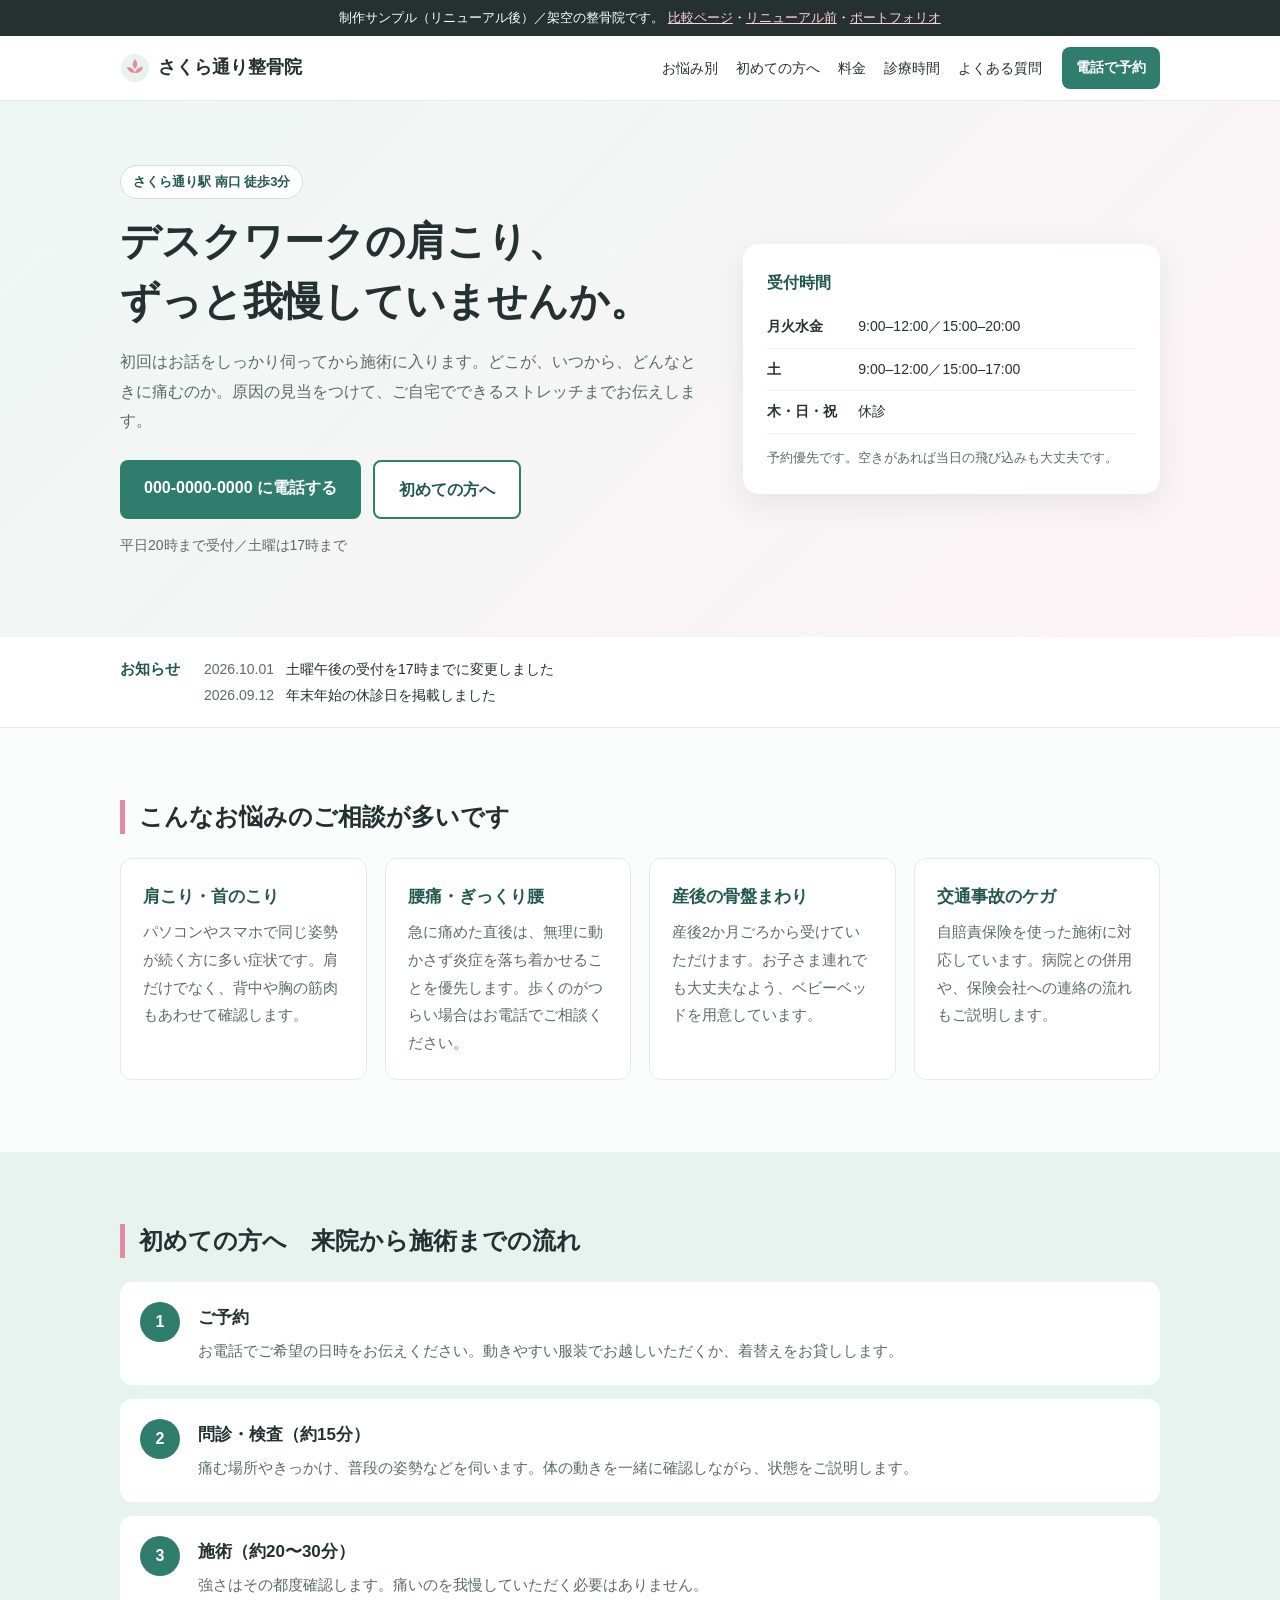
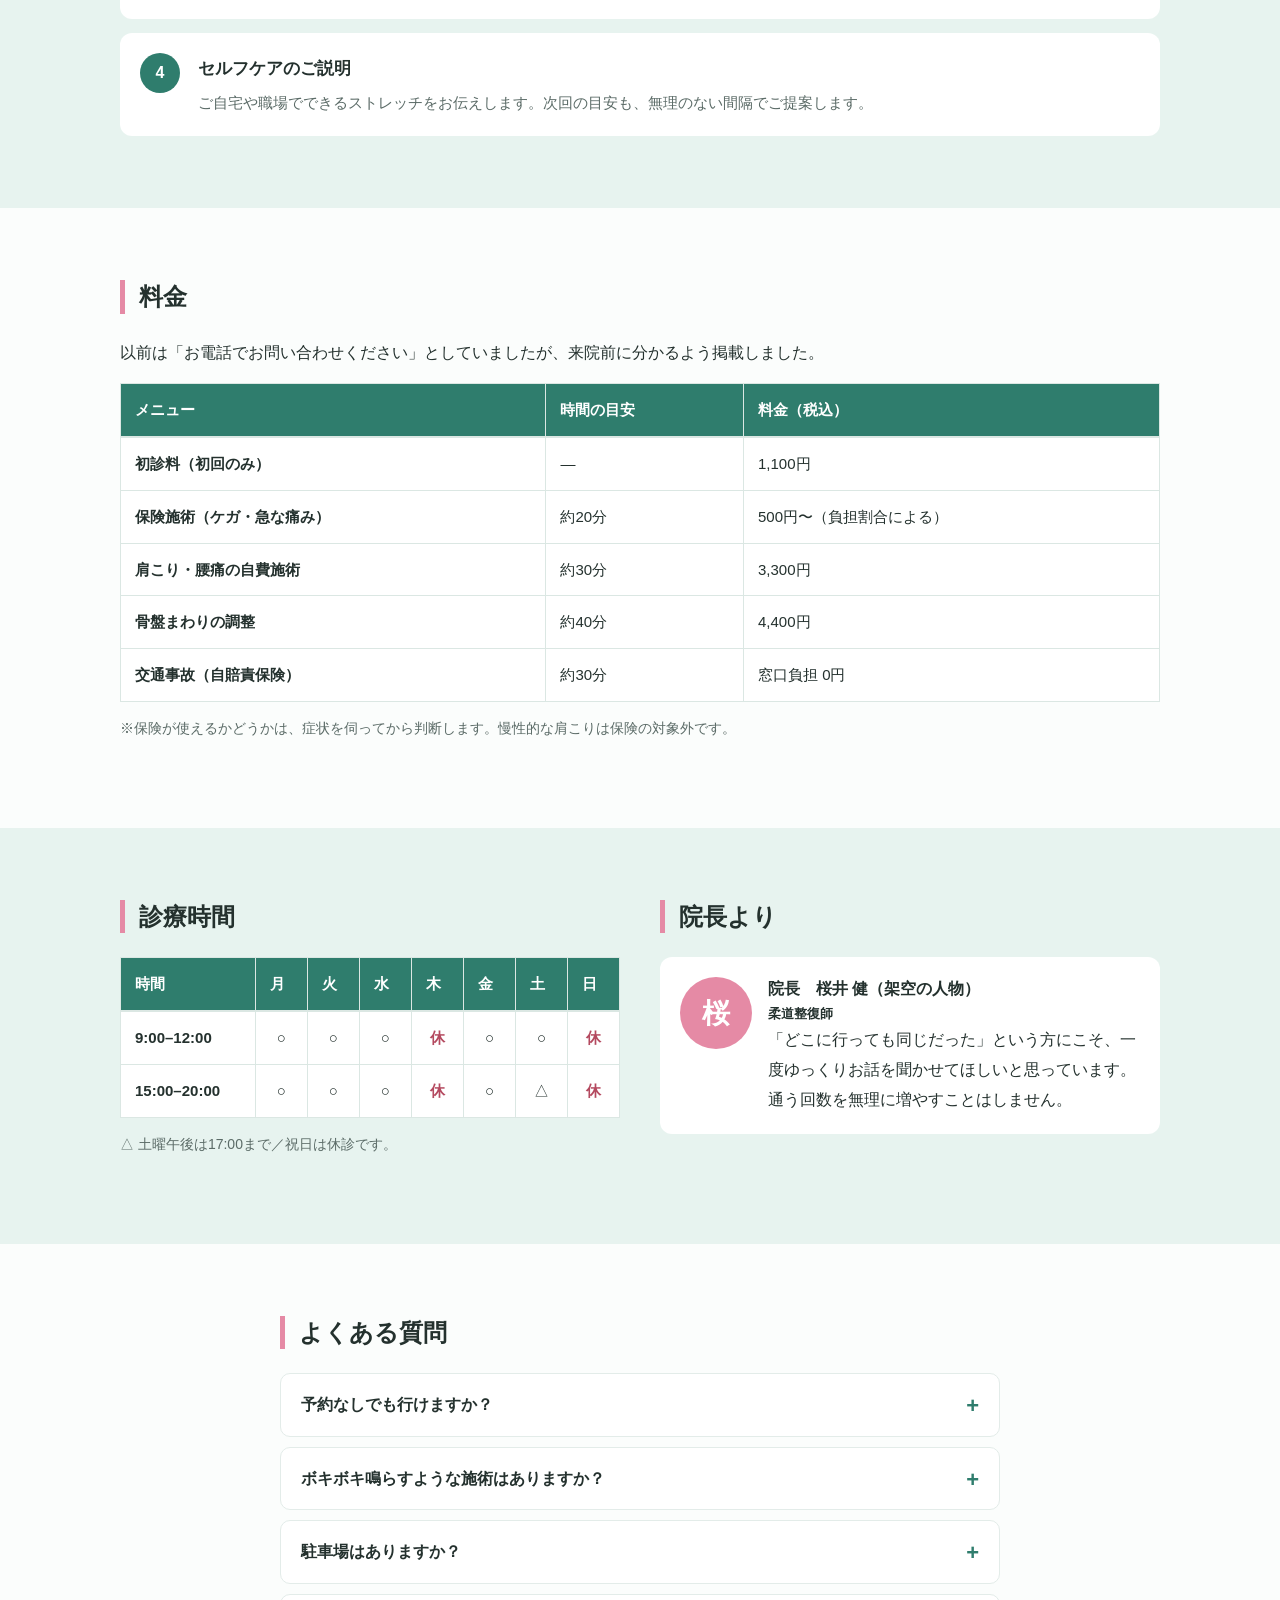
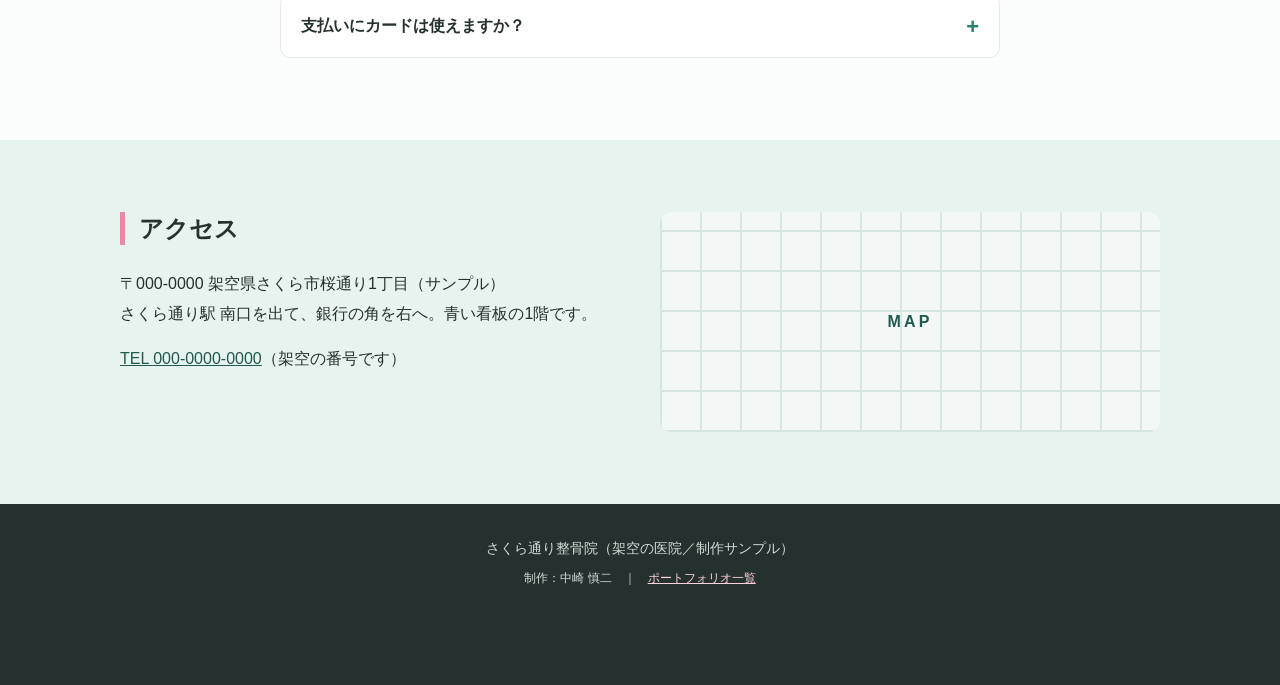
<file: clinic/after/index.html>
<!DOCTYPE html>
<html lang="ja">
<head>
<meta charset="utf-8">
<link rel="icon" href="data:,">
<meta name="viewport" content="width=device-width, initial-scale=1">
<title>さくら通り整骨院｜肩こり・腰痛のご相談（リニューアル後サンプル）</title>
<meta name="description" content="【制作サンプル】架空の整骨院「さくら通り整骨院」のリニューアル後ホームページ例です。">
<meta name="robots" content="noindex">
<meta name="theme-color" content="#2f7d6d">
<link rel="stylesheet" href="style.css">
</head>
<body>
<a class="skip" href="#main">本文へスキップ</a>
<p class="sample-bar" role="note">制作サンプル（リニューアル後）／架空の整骨院です。 <a href="../">比較ページ</a>・<a href="../before/">リニューアル前</a>・<a href="../../">ポートフォリオ</a></p>

<header class="header">
  <div class="wrap header-inner">
    <a href="#top" class="logo">
      <svg width="30" height="30" viewBox="0 0 30 30" aria-hidden="true"><circle cx="15" cy="15" r="14" fill="#e7f3ef"/><path d="M15 6c3 4 3 7 0 10-3-3-3-6 0-10zm-8 8c4 0 7 2 8 6-4 0-7-2-8-6zm16 0c-1 4-4 6-8 6 1-4 4-6 8-6z" fill="#e58aa5"/></svg>
      <span>さくら通り整骨院</span>
    </a>
    <nav aria-label="メインメニュー">
      <ul class="nav">
        <li><a href="#symptoms">お悩み別</a></li>
        <li><a href="#first">初めての方へ</a></li>
        <li><a href="#price">料金</a></li>
        <li><a href="#hours">診療時間</a></li>
        <li><a href="#faq">よくある質問</a></li>
      </ul>
    </nav>
    <a href="tel:000-0000-0000" class="btn btn-sm">電話で予約</a>
  </div>
</header>

<main id="main">
  <section class="hero" id="top">
    <div class="wrap hero-inner">
      <div>
        <p class="badge">さくら通り駅 南口 徒歩3分</p>
        <h1>デスクワークの肩こり、<br>ずっと我慢していませんか。</h1>
        <p class="lead">初回はお話をしっかり伺ってから施術に入ります。どこが、いつから、どんなときに痛むのか。原因の見当をつけて、ご自宅でできるストレッチまでお伝えします。</p>
        <div class="cta-row">
          <a class="btn" href="tel:000-0000-0000">000-0000-0000 に電話する</a>
          <a class="btn btn-outline" href="#first">初めての方へ</a>
        </div>
        <p class="small">平日20時まで受付／土曜は17時まで</p>
      </div>
      <div class="hero-card" aria-label="本日の受付">
        <p class="hc-title">受付時間</p>
        <table class="mini">
          <caption class="sr">曜日ごとの受付時間</caption>
          <tr><th scope="row">月火水金</th><td>9:00–12:00／15:00–20:00</td></tr>
          <tr><th scope="row">土</th><td>9:00–12:00／15:00–17:00</td></tr>
          <tr><th scope="row">木・日・祝</th><td>休診</td></tr>
        </table>
        <p class="hc-note">予約優先です。空きがあれば当日の飛び込みも大丈夫です。</p>
      </div>
    </div>
  </section>

  <section class="news" aria-labelledby="news-h">
    <div class="wrap news-inner">
      <h2 id="news-h">お知らせ</h2>
      <ul>
        <li><time datetime="2026-10-01">2026.10.01</time>土曜午後の受付を17時までに変更しました</li>
        <li><time datetime="2026-09-12">2026.09.12</time>年末年始の休診日を掲載しました</li>
      </ul>
    </div>
  </section>

  <section class="section" id="symptoms">
    <div class="wrap">
      <h2 class="h2">こんなお悩みのご相談が多いです</h2>
      <div class="cards">
        <article class="card"><h3>肩こり・首のこり</h3><p>パソコンやスマホで同じ姿勢が続く方に多い症状です。肩だけでなく、背中や胸の筋肉もあわせて確認します。</p></article>
        <article class="card"><h3>腰痛・ぎっくり腰</h3><p>急に痛めた直後は、無理に動かさず炎症を落ち着かせることを優先します。歩くのがつらい場合はお電話でご相談ください。</p></article>
        <article class="card"><h3>産後の骨盤まわり</h3><p>産後2か月ごろから受けていただけます。お子さま連れでも大丈夫なよう、ベビーベッドを用意しています。</p></article>
        <article class="card"><h3>交通事故のケガ</h3><p>自賠責保険を使った施術に対応しています。病院との併用や、保険会社への連絡の流れもご説明します。</p></article>
      </div>
    </div>
  </section>

  <section class="section alt" id="first">
    <div class="wrap">
      <h2 class="h2">初めての方へ　来院から施術までの流れ</h2>
      <ol class="flow">
        <li><span class="num">1</span><div><h3>ご予約</h3><p>お電話でご希望の日時をお伝えください。動きやすい服装でお越しいただくか、着替えをお貸しします。</p></div></li>
        <li><span class="num">2</span><div><h3>問診・検査（約15分）</h3><p>痛む場所やきっかけ、普段の姿勢などを伺います。体の動きを一緒に確認しながら、状態をご説明します。</p></div></li>
        <li><span class="num">3</span><div><h3>施術（約20〜30分）</h3><p>強さはその都度確認します。痛いのを我慢していただく必要はありません。</p></div></li>
        <li><span class="num">4</span><div><h3>セルフケアのご説明</h3><p>ご自宅や職場でできるストレッチをお伝えします。次回の目安も、無理のない間隔でご提案します。</p></div></li>
      </ol>
    </div>
  </section>

  <section class="section" id="price">
    <div class="wrap">
      <h2 class="h2">料金</h2>
      <p>以前は「お電話でお問い合わせください」としていましたが、来院前に分かるよう掲載しました。</p>
      <div class="table-wrap">
        <table class="price">
          <caption class="sr">施術料金一覧（税込）</caption>
          <thead><tr><th scope="col">メニュー</th><th scope="col">時間の目安</th><th scope="col">料金（税込）</th></tr></thead>
          <tbody>
            <tr><th scope="row">初診料（初回のみ）</th><td>—</td><td>1,100円</td></tr>
            <tr><th scope="row">保険施術（ケガ・急な痛み）</th><td>約20分</td><td>500円〜（負担割合による）</td></tr>
            <tr><th scope="row">肩こり・腰痛の自費施術</th><td>約30分</td><td>3,300円</td></tr>
            <tr><th scope="row">骨盤まわりの調整</th><td>約40分</td><td>4,400円</td></tr>
            <tr><th scope="row">交通事故（自賠責保険）</th><td>約30分</td><td>窓口負担 0円</td></tr>
          </tbody>
        </table>
      </div>
      <p class="small">※保険が使えるかどうかは、症状を伺ってから判断します。慢性的な肩こりは保険の対象外です。</p>
    </div>
  </section>

  <section class="section alt" id="hours">
    <div class="wrap two">
      <div>
        <h2 class="h2">診療時間</h2>
        <div class="table-wrap">
          <table class="hours">
            <caption class="sr">曜日別の診療時間（○は受付、△は17時まで、休は休診）</caption>
            <thead><tr><th scope="col">時間</th><th scope="col">月</th><th scope="col">火</th><th scope="col">水</th><th scope="col">木</th><th scope="col">金</th><th scope="col">土</th><th scope="col">日</th></tr></thead>
            <tbody>
              <tr><th scope="row">9:00–12:00</th><td>○</td><td>○</td><td>○</td><td class="off">休</td><td>○</td><td>○</td><td class="off">休</td></tr>
              <tr><th scope="row">15:00–20:00</th><td>○</td><td>○</td><td>○</td><td class="off">休</td><td>○</td><td>△</td><td class="off">休</td></tr>
            </tbody>
          </table>
        </div>
        <p class="small">△ 土曜午後は17:00まで／祝日は休診です。</p>
      </div>
      <div>
        <h2 class="h2">院長より</h2>
        <div class="staff">
          <div class="avatar" aria-hidden="true">桜</div>
          <div>
            <p class="name">院長　桜井 健（架空の人物）<br><small>柔道整復師</small></p>
            <p>「どこに行っても同じだった」という方にこそ、一度ゆっくりお話を聞かせてほしいと思っています。通う回数を無理に増やすことはしません。</p>
          </div>
        </div>
      </div>
    </div>
  </section>

  <section class="section" id="faq">
    <div class="wrap narrow">
      <h2 class="h2">よくある質問</h2>
      <details><summary>予約なしでも行けますか？</summary><p>空きがあれば大丈夫です。ただ、夕方は混みやすいので、来院前に一度お電話いただくと待ち時間が少なく済みます。</p></details>
      <details><summary>ボキボキ鳴らすような施術はありますか？</summary><p>基本的には行いません。筋肉をゆるめる手技とストレッチが中心です。苦手な施術があれば遠慮なくお伝えください。</p></details>
      <details><summary>駐車場はありますか？</summary><p>院の裏に2台分あります。満車のときは、向かいのコインパーキングの料金を一部負担しています。</p></details>
      <details><summary>支払いにカードは使えますか？</summary><p>クレジットカードと主なQRコード決済に対応しています。</p></details>
    </div>
  </section>

  <section class="section alt" id="access">
    <div class="wrap two">
      <div>
        <h2 class="h2">アクセス</h2>
        <p>〒000-0000 架空県さくら市桜通り1丁目（サンプル）<br>さくら通り駅 南口を出て、銀行の角を右へ。青い看板の1階です。</p>
        <p><a href="tel:000-0000-0000">TEL 000-0000-0000</a>（架空の番号です）</p>
      </div>
      <div class="map" role="img" aria-label="地図のイメージ（サンプル）"><span>MAP</span></div>
    </div>
  </section>
</main>

<footer class="footer">
  <p>さくら通り整骨院（架空の医院／制作サンプル）</p>
  <p><small>制作：中崎 慎二　｜　<a href="../../">ポートフォリオ一覧</a></small></p>
</footer>

<a class="fixed-call" href="tel:000-0000-0000">電話で予約する</a>
</body>
</html>
</file>
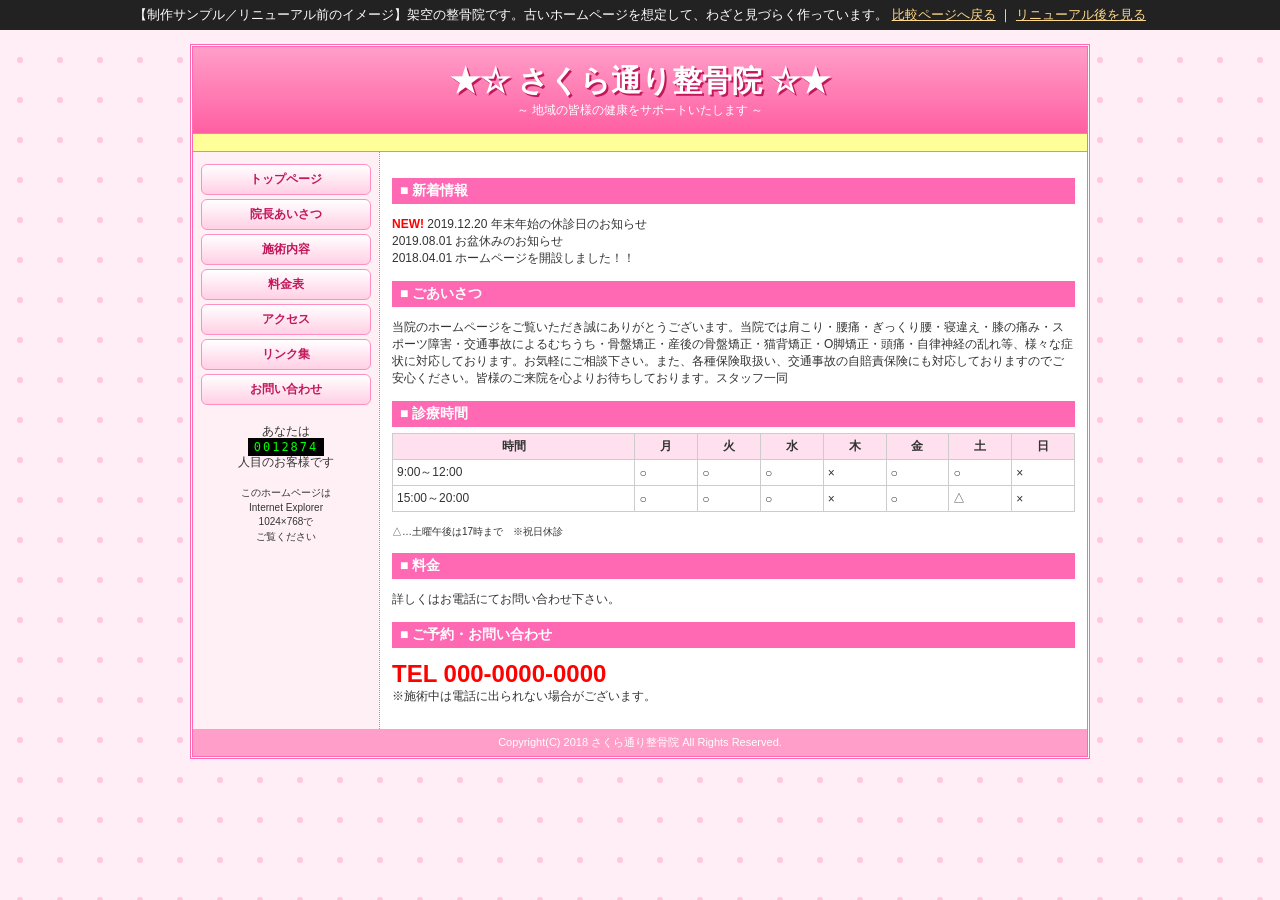
<file: clinic/before/index.html>
<!DOCTYPE html>
<html lang="ja">
<head>
<meta charset="utf-8">
<link rel="icon" href="data:,">
<title>さくら通り整骨院 ホームページへようこそ！！</title>
<meta name="robots" content="noindex">
<style>
/* 「リニューアル前」を再現するため、あえて古いつくりにしています（固定幅・表組みレイアウト・スマホ非対応） */
body{margin:0;background:#ffeef5 url("data:image/svg+xml,%3Csvg xmlns='http://www.w3.org/2000/svg' width='40' height='40'%3E%3Ccircle cx='20' cy='20' r='3' fill='%23ffc6dc'/%3E%3C/svg%3E");font-family:"MS PGothic","ＭＳ Ｐゴシック",Osaka,sans-serif;font-size:12px;color:#333}
.note{background:#222;color:#fff;font-size:13px;padding:6px;text-align:center;font-family:sans-serif}
.note a{color:#ffd88a}
table.layout{width:900px;margin:0 auto;background:#fff;border:3px double #ff69b4}
.head{background:linear-gradient(#ff9ec8,#ff5fa2);color:#fff;text-align:center;padding:14px 0;font-size:30px;font-weight:bold;text-shadow:2px 2px 0 #c2185b}
.head small{display:block;font-size:12px;font-weight:normal;text-shadow:none}
.ticker{background:#ffff99;color:#f00;font-weight:bold;overflow:hidden;white-space:nowrap;border-top:1px solid #f90;border-bottom:1px solid #f90}
.ticker span{display:inline-block;padding-left:100%;animation:tk 18s linear infinite}
@keyframes tk{to{transform:translateX(-100%)}}
td.side{width:170px;vertical-align:top;background:#fff0f6;border-right:1px dotted #ff69b4;padding:8px}
.side a{display:block;margin:4px 0;padding:6px;background:linear-gradient(#fff,#ffd0e4);border:1px solid #ff8fc0;border-radius:6px;color:#c2185b;text-decoration:none;font-weight:bold;text-align:center}
.side a:hover{background:#ff69b4;color:#fff}
td.main{vertical-align:top;padding:12px}
h2{background:#ff69b4;color:#fff;font-size:14px;padding:4px 8px;margin:14px 0 6px}
.new{color:red;font-weight:bold;animation:bl 1s steps(1) infinite}
@keyframes bl{50%{visibility:hidden}}
table.price{border-collapse:collapse;width:100%}
table.price td,table.price th{border:1px solid #ccc;padding:4px}
table.price th{background:#ffe0ee}
.counter{font-family:monospace;background:#000;color:#0f0;padding:2px 6px;letter-spacing:2px}
.foot{text-align:center;background:#ff9ec8;color:#fff;padding:6px;font-size:11px}
</style>
</head>
<body>
<div class="note">【制作サンプル／リニューアル前のイメージ】架空の整骨院です。古いホームページを想定して、わざと見づらく作っています。 <a href="../">比較ページへ戻る</a> ｜ <a href="../after/">リニューアル後を見る</a></div>
<br>
<table class="layout" cellspacing="0" cellpadding="0">
<tr><td colspan="2" class="head">★☆ さくら通り整骨院 ☆★<small>～ 地域の皆様の健康をサポートいたします ～</small></td></tr>
<tr><td colspan="2" class="ticker"><span>◆◇◆ 当院のホームページへようこそ！！ ◆◇◆　年末年始の休診のお知らせ（2019年）　◆◇◆　交通事故治療やってます！！　◆◇◆</span></td></tr>
<tr>
<td class="side">
<a href="#">トップページ</a>
<a href="#">院長あいさつ</a>
<a href="#">施術内容</a>
<a href="#">料金表</a>
<a href="#">アクセス</a>
<a href="#">リンク集</a>
<a href="#">お問い合わせ</a>
<br>
<center>
あなたは<br><span class="counter">0012874</span><br>人目のお客様です
</center>
<br>
<center><small>このホームページは<br>Internet Explorer<br>1024×768で<br>ご覧ください</small></center>
</td>
<td class="main">
<h2>■ 新着情報</h2>
<p><span class="new">NEW!</span> 2019.12.20 年末年始の休診日のお知らせ<br>
2019.08.01 お盆休みのお知らせ<br>
2018.04.01 ホームページを開設しました！！</p>

<h2>■ ごあいさつ</h2>
<p>当院のホームページをご覧いただき誠にありがとうございます。当院では肩こり・腰痛・ぎっくり腰・寝違え・膝の痛み・スポーツ障害・交通事故によるむちうち・骨盤矯正・産後の骨盤矯正・猫背矯正・O脚矯正・頭痛・自律神経の乱れ等、様々な症状に対応しております。お気軽にご相談下さい。また、各種保険取扱い、交通事故の自賠責保険にも対応しておりますのでご安心ください。皆様のご来院を心よりお待ちしております。スタッフ一同</p>

<h2>■ 診療時間</h2>
<table class="price">
<tr><th>時間</th><th>月</th><th>火</th><th>水</th><th>木</th><th>金</th><th>土</th><th>日</th></tr>
<tr><td>9:00～12:00</td><td>○</td><td>○</td><td>○</td><td>×</td><td>○</td><td>○</td><td>×</td></tr>
<tr><td>15:00～20:00</td><td>○</td><td>○</td><td>○</td><td>×</td><td>○</td><td>△</td><td>×</td></tr>
</table>
<p><small>△…土曜午後は17時まで　※祝日休診</small></p>

<h2>■ 料金</h2>
<p>詳しくはお電話にてお問い合わせ下さい。</p>

<h2>■ ご予約・お問い合わせ</h2>
<p><font size="5" color="#ff0000"><b>TEL 000-0000-0000</b></font><br>※施術中は電話に出られない場合がございます。</p>
</td>
</tr>
<tr><td colspan="2" class="foot">Copyright(C) 2018 さくら通り整骨院 All Rights Reserved.</td></tr>
</table>
<br>
</body>
</html>
</file>
<file: assets/portfolio.css>
:root{--ink:#1d2433;--muted:#5a6375;--line:#e3e7ee;--bg:#f7f8fa;--accent:#2563eb;--accent-d:#1d4ed8}
*{box-sizing:border-box}
body{margin:0;font-family:"Hiragino Sans","Hiragino Kaku Gothic ProN","Yu Gothic","Noto Sans JP",Meiryo,sans-serif;color:var(--ink);background:var(--bg);line-height:1.85;font-size:16px}
a{color:var(--accent-d)}
a:focus-visible{outline:3px solid #f59e0b;outline-offset:3px}
img{max-width:100%;height:auto;display:block}
.skip{position:absolute;left:-9999px}.skip:focus{left:8px;top:8px;background:#fff;padding:8px 12px;z-index:100}
.wrap{max-width:1040px;margin:0 auto;padding:0 20px}
.top{background:#fff;border-bottom:1px solid var(--line)}
.top .wrap{display:flex;justify-content:space-between;align-items:center;min-height:60px;gap:12px}
.brand{font-weight:800;text-decoration:none;color:var(--ink)}
.top nav a{margin-left:16px;font-size:14px;color:var(--ink);text-decoration:none}
.hero{padding:64px 0 40px}
.hero h1{font-size:clamp(26px,4vw,38px);line-height:1.45;margin:0 0 14px}
.hero p{color:var(--muted);max-width:44em;margin:0 0 10px}
.notice{background:#fff7e6;border:1px solid #f5d38f;border-radius:10px;padding:12px 16px;font-size:14px;margin:20px 0 0}
.section{padding:48px 0}
h2{font-size:24px;margin:0 0 20px}
.works{display:grid;grid-template-columns:repeat(auto-fit,minmax(290px,1fr));gap:24px}
.work{background:#fff;border:1px solid var(--line);border-radius:14px;overflow:hidden;display:flex;flex-direction:column}
.work img{aspect-ratio:16/10;object-fit:cover;object-position:top;border-bottom:1px solid var(--line)}
.work-body{padding:20px;display:flex;flex-direction:column;flex:1}
.work .cat{font-size:12px;font-weight:700;color:var(--accent-d);margin:0;letter-spacing:.05em}
.work h3{margin:4px 0 8px;font-size:18px}
.work p{margin:0 0 12px;font-size:15px;color:var(--muted)}
.work ul{margin:0 0 16px;padding-left:1.2em;font-size:14px;color:var(--muted)}
.links{margin-top:auto;display:flex;gap:10px;flex-wrap:wrap}
.btn{display:inline-block;background:var(--accent);color:#fff;text-decoration:none;font-weight:700;font-size:14px;padding:9px 16px;border-radius:8px}
.btn:hover{background:var(--accent-d)}
.btn-line{background:#fff;color:var(--accent-d);border:1px solid var(--accent)}
.btn-line:hover{background:#eef3ff}
.grid2{display:grid;grid-template-columns:1fr 1fr;gap:24px}
.box{background:#fff;border:1px solid var(--line);border-radius:14px;padding:24px}
.box h3{margin:0 0 8px;font-size:17px}
.box p,.box li{color:var(--muted);font-size:15px}
.box ul{padding-left:1.2em;margin:0}
table{width:100%;border-collapse:collapse;background:#fff;font-size:15px}
th,td{border:1px solid var(--line);padding:12px 14px;text-align:left;vertical-align:top}
thead th{background:#eef2f8}
.steps{counter-reset:s;list-style:none;padding:0;margin:0;display:grid;gap:10px}
.steps li{background:#fff;border:1px solid var(--line);border-radius:10px;padding:14px 18px 14px 56px;position:relative;counter-increment:s}
.steps li::before{content:counter(s);position:absolute;left:16px;top:14px;width:28px;height:28px;border-radius:50%;background:var(--accent);color:#fff;font-weight:700;display:grid;place-items:center;font-size:14px}
.compare{display:grid;grid-template-columns:1fr 1fr;gap:20px}
.compare figure{margin:0;background:#fff;border:1px solid var(--line);border-radius:12px;padding:12px}
.compare figcaption{font-weight:700;margin:0 0 8px}
.compare img{border:1px solid var(--line);border-radius:6px}
.sp{display:flex;gap:20px;justify-content:center;flex-wrap:wrap}
.sp figure{max-width:260px}
.tag{display:inline-block;font-size:12px;font-weight:700;padding:2px 10px;border-radius:999px}
.tag-b{background:#fde2e8;color:#9f1239}.tag-a{background:#dcf2ea;color:#0f5a46}
.foot{text-align:center;color:var(--muted);font-size:13px;padding:40px 20px}
@media (max-width:760px){.grid2,.compare{grid-template-columns:1fr}.top nav{display:none}}
.table-wrap{overflow-x:auto}
</file>
<file: lp/style.css>
:root{--blue:#0b5fa5;--blue-d:#08467a;--sky:#e8f3fc;--accent:#ff8a3d;--accent-d:#e06d20;--ink:#1f2a36;--muted:#566474}
*{box-sizing:border-box}
html{scroll-behavior:smooth}
@media (prefers-reduced-motion:reduce){html{scroll-behavior:auto}}
body{margin:0;font-family:"Hiragino Sans","Hiragino Kaku Gothic ProN","Yu Gothic","Noto Sans JP",Meiryo,sans-serif;color:var(--ink);line-height:1.85;font-size:16px;background:#fff}
a{color:var(--blue)}
a:focus-visible,button:focus-visible,input:focus-visible,select:focus-visible,textarea:focus-visible,summary:focus-visible{outline:3px solid #ffb703;outline-offset:2px}
.skip{position:absolute;left:-9999px}.skip:focus{left:8px;top:8px;background:#fff;padding:8px 12px;z-index:100}
.sample-bar{margin:0;background:#1f2a36;color:#fff;font-size:13px;text-align:center;padding:6px 12px}
.sample-bar a{color:#ffd28a}
.wrap{max-width:1080px;margin:0 auto;padding:0 20px}
.narrow{max-width:760px}
.header{background:#fff;box-shadow:0 1px 0 #e5ecf3;position:sticky;top:0;z-index:10}
.header-inner{display:flex;justify-content:space-between;align-items:center;height:60px}
.logo{margin:0;font-weight:800;font-size:20px;display:flex;align-items:center;gap:8px;color:var(--blue-d)}
.logo small{font-size:12px;color:var(--muted);font-weight:500}
.logo-mark{width:22px;height:22px;border-radius:6px;background:linear-gradient(135deg,#5bc0ff,#0b5fa5)}
.btn{display:inline-block;background:var(--accent);color:#1f2a36;font-weight:800;text-decoration:none;border:0;border-radius:10px;padding:12px 22px;font-size:16px;cursor:pointer;font-family:inherit;box-shadow:0 4px 0 var(--accent-d);transition:transform .1s}
.btn:hover{transform:translateY(1px);box-shadow:0 3px 0 var(--accent-d)}
.btn-sm{padding:8px 14px;font-size:14px}
.btn-lg{padding:16px 32px;font-size:18px}
.hero{background:linear-gradient(160deg,#0b5fa5 0,#1a6fb5 100%);color:#fff;padding:60px 0 70px;overflow:hidden}
.hero-inner{display:grid;grid-template-columns:1.25fr 1fr;gap:32px;align-items:center}
.kicker{display:inline-block;background:rgba(255,255,255,.15);padding:4px 12px;border-radius:999px;font-size:14px;margin:0 0 14px}
h1{font-size:clamp(28px,4.6vw,46px);line-height:1.4;margin:0 0 20px}
h1 em{font-style:normal;color:#ffe27a}
.hero-points{list-style:none;padding:0;margin:0 0 26px}
.hero-points li{padding-left:28px;position:relative;margin:4px 0}
.hero-points li::before{content:"";position:absolute;left:0;top:.55em;width:16px;height:9px;border-left:3px solid #fff;border-bottom:3px solid #fff;transform:rotate(-45deg)}
.hero-points strong{font-size:22px;color:#ffe27a}
.hero-sub{font-size:14px;opacity:.9;margin:14px 0 0}
.section{padding:72px 0}
.alt{background:var(--sky)}
.h2{text-align:center;font-size:clamp(22px,3vw,28px);margin:0 0 32px;line-height:1.45}
.h2::after{content:"";display:block;width:48px;height:4px;background:var(--accent);margin:12px auto 0;border-radius:2px}
.worries{background:#f6f8fa}
.check{list-style:none;padding:0;margin:0 auto;max-width:620px;display:grid;gap:10px}
.check li{background:#fff;border-radius:10px;padding:14px 18px 14px 48px;position:relative;box-shadow:0 2px 8px rgba(31,42,54,.06)}
.check li::before{content:"";position:absolute;left:18px;top:50%;width:18px;height:18px;margin-top:-9px;border:2px solid var(--blue);border-radius:4px}
.check li::after{content:"";position:absolute;left:23px;top:50%;width:9px;height:5px;margin-top:-5px;border-left:3px solid var(--accent);border-bottom:3px solid var(--accent);transform:rotate(-45deg)}
.worries-ans{text-align:center;margin:32px 0 0;font-weight:700}
.reasons{display:grid;grid-template-columns:repeat(3,1fr);gap:22px}
.reasons article{border:1px solid #e1e9f1;border-radius:14px;padding:24px}
.r-num{margin:0;color:var(--accent-d);font-weight:800;font-size:28px;line-height:1}
.reasons h3{font-size:18px;margin:10px 0 8px}
.reasons p{margin:0;color:var(--muted);font-size:15px}
.plans{display:grid;grid-template-columns:repeat(3,1fr);gap:20px;align-items:stretch}
.plan{background:#fff;border-radius:14px;padding:26px;text-align:center;position:relative;border:2px solid transparent}
.plan.featured{border-color:var(--accent)}
.tag{position:absolute;top:-14px;left:50%;transform:translateX(-50%);background:var(--accent);color:#1f2a36;font-size:12px;font-weight:800;padding:3px 12px;border-radius:999px;margin:0;white-space:nowrap}
.plan h3{margin:0 0 6px;font-size:18px}
.yen{font-size:36px;font-weight:800;color:var(--blue-d);margin:0 0 8px}
.yen span{font-size:15px;margin-left:2px}
.plan p:last-child{margin:0;color:var(--muted);font-size:14px;text-align:left}
.small{font-size:14px;color:var(--muted);text-align:center;margin-top:20px}
.steps{list-style:none;padding:0;margin:0;display:grid;grid-template-columns:repeat(4,1fr);gap:16px;counter-reset:s}
.steps li{background:var(--sky);border-radius:12px;padding:22px 18px;counter-increment:s}
.steps li::before{content:"STEP " counter(s);display:block;color:var(--blue);font-weight:800;font-size:13px;letter-spacing:.1em}
.steps h3{margin:4px 0 6px;font-size:17px}
.steps p{margin:0;font-size:14px;color:var(--muted)}
details{background:#fff;border-radius:10px;margin-bottom:10px}
summary{cursor:pointer;padding:16px 44px 16px 20px;font-weight:700;list-style:none;position:relative}
summary::-webkit-details-marker{display:none}
summary::before{content:"Q.";color:var(--blue);margin-right:6px}
summary::after{content:"+";position:absolute;right:20px;top:12px;font-size:22px;color:var(--blue)}
details[open] summary::after{content:"−"}
details p{margin:0;padding:0 20px 18px;color:var(--muted)}
.form{display:grid;gap:16px;background:#f6f8fa;padding:28px;border-radius:14px}
.field{display:grid;gap:6px}
label{font-weight:700;font-size:15px}
.req{background:#c0392b;color:#fff;font-size:11px;padding:1px 6px;border-radius:4px;margin-left:4px;vertical-align:2px}
input,select,textarea{font:inherit;padding:12px;border:1px solid #b9c6d3;border-radius:8px;background:#fff;width:100%}
.form .btn{justify-self:center}
.form-msg{margin:0;text-align:center;font-weight:700;color:var(--blue-d);min-height:1.5em}
.footer{background:#1f2a36;color:#c9d3dd;text-align:center;padding:28px 20px 90px;font-size:14px}
.footer p{margin:4px 0}.footer a{color:#ffd28a}
.fixed-cta{display:none}
@media (max-width:860px){
  .hero-inner,.reasons,.plans{grid-template-columns:1fr}
  .hero-art{max-width:280px;margin:0 auto}
  .steps{grid-template-columns:1fr 1fr}
  .plans{gap:28px}
  .section{padding:52px 0}
  .fixed-cta{display:block;position:fixed;left:12px;right:12px;bottom:12px;background:var(--accent);color:#1f2a36;text-align:center;font-weight:800;padding:14px;border-radius:10px;text-decoration:none;box-shadow:0 6px 20px rgba(0,0,0,.2);z-index:20}
}
@media (max-width:480px){.steps{grid-template-columns:1fr}.logo small{display:none}}
</file>
<file: restaurant/style.css>
:root{--brick:#8a3b26;--brick-d:#6d2c1b;--cream:#fff8ec;--sand:#f5ead6;--ink:#2e2520;--muted:#6b5b50;--gold:#f2b84b}
*{box-sizing:border-box}
html{scroll-behavior:smooth}
@media (prefers-reduced-motion:reduce){html{scroll-behavior:auto}}
body{margin:0;font-family:"Hiragino Mincho ProN","Yu Mincho","Noto Serif JP",serif;color:var(--ink);background:var(--cream);line-height:1.9;font-size:16px}
h1,h2,h3,.btn,.nav,.logo,.eyebrow,.sample-bar,.info-strip,.price,.week{font-family:"Hiragino Sans","Hiragino Kaku Gothic ProN","Yu Gothic","Noto Sans JP",sans-serif}
img,svg{max-width:100%;height:auto;display:block}
a{color:var(--brick)}
a:focus-visible,.btn:focus-visible{outline:3px solid #1a6dd8;outline-offset:3px}
.skip{position:absolute;left:-9999px}.skip:focus{left:8px;top:8px;background:#fff;padding:8px 12px;z-index:100}
.sample-bar{margin:0;background:#2e2520;color:#fff;font-size:13px;text-align:center;padding:6px 12px}
.sample-bar a{color:#ffd88a}
.wrap{max-width:1080px;margin:0 auto;padding:0 20px}
.site-header{background:rgba(255,248,236,.95);border-bottom:1px solid #eadbc2;position:sticky;top:0;z-index:10;backdrop-filter:blur(6px)}
.header-inner{display:flex;align-items:center;gap:16px;height:64px}
.logo{display:flex;align-items:center;gap:8px;text-decoration:none;color:var(--ink);font-weight:700;font-size:18px;margin-right:auto}
.nav{display:flex;gap:20px;list-style:none;margin:0;padding:0}
.nav a{text-decoration:none;color:var(--ink);font-size:15px}
.nav a:hover{color:var(--brick)}
.btn{display:inline-block;background:var(--brick);color:#fff;text-decoration:none;padding:12px 26px;border-radius:999px;font-weight:700;font-size:15px;transition:background .2s}
.btn:hover{background:var(--brick-d)}
.btn-small{padding:8px 16px;font-size:14px}
.btn-ghost{background:transparent;color:var(--brick);border:2px solid var(--brick)}
.btn-ghost:hover{background:var(--brick);color:#fff}
.btn-light{background:#fff;color:var(--brick)}
.btn-light:hover{background:var(--sand)}
.hero{background:radial-gradient(circle at 80% 20%,#ffe7b8 0,transparent 45%),var(--cream);padding:72px 0 56px}
.hero-inner{display:grid;grid-template-columns:1.2fr 1fr;gap:40px;align-items:center}
.eyebrow{color:var(--brick);font-weight:700;letter-spacing:.08em;margin:0 0 8px;font-size:14px}
h1{font-size:clamp(26px,3.8vw,40px);line-height:1.45;margin:0 0 20px}
.lead{color:var(--muted);margin:0 0 28px}
.hero-cta{display:flex;gap:12px;flex-wrap:wrap}
.plate{filter:drop-shadow(0 18px 24px rgba(110,60,20,.18))}
.info-strip{background:var(--brick);color:#fff;font-size:14px}
.strip-inner{display:flex;flex-wrap:wrap;gap:8px 32px;justify-content:center;padding:14px 20px}
.strip-inner p{margin:0}
.section{padding:80px 0}
.section-alt{background:var(--sand)}
.title{font-size:26px;margin:0 0 20px;display:flex;flex-direction:column}
.title span{font-size:13px;color:var(--brick);letter-spacing:.2em;text-transform:uppercase}
.section-lead{color:var(--muted)}
.menu-grid{display:grid;grid-template-columns:repeat(auto-fit,minmax(230px,1fr));gap:20px;margin-top:28px}
.menu-card{background:#fff;border-radius:14px;padding:22px;border:1px solid #eadbc2;display:flex;flex-direction:column}
.menu-card h3{margin:0 0 6px;font-size:18px}
.menu-card p{margin:0;color:var(--muted);font-size:15px;flex:1}
.menu-card .price{flex:0;margin-top:12px;color:var(--brick);font-size:22px;font-weight:700}
.menu-card small{font-size:13px;margin-left:2px}
.note{font-size:14px;color:var(--muted);margin-top:20px}
.lunch{display:grid;grid-template-columns:1.3fr 1fr;gap:40px;align-items:center}
.week{list-style:none;margin:0;padding:24px;background:#2f3a2f;color:#f3efe2;border-radius:10px;border:8px solid #8b6a43}
.week li{padding:6px 0;border-bottom:1px dashed rgba(255,255,255,.25)}
.week li:last-child{border:0}
.week span{display:inline-block;width:2em;color:var(--gold);font-weight:700}
.about-cols{display:grid;grid-template-columns:1fr 1fr;gap:32px}
.points{display:flex;flex-wrap:wrap;gap:10px;list-style:none;padding:0;margin:24px 0 0}
.points li{background:#fff;border:1px solid #eadbc2;border-radius:999px;padding:6px 16px;font-size:14px}
.access{display:grid;grid-template-columns:1fr 1fr;gap:40px;align-items:start}
.dl{margin:0}
.dl div{display:grid;grid-template-columns:6em 1fr;padding:10px 0;border-bottom:1px solid #e2d2b6}
.dl dt{font-weight:700}.dl dd{margin:0}
.map{border-radius:12px;overflow:hidden;border:1px solid #e2d2b6}
.cta{background:var(--brick);color:#fff;text-align:center;padding:64px 0}
.cta h2{margin:0 0 8px;font-size:24px}
.cta p{margin:0 0 24px;opacity:.9}
.site-footer{background:#2e2520;color:#d9cbb8;text-align:center;padding:28px 0;font-size:14px}
.site-footer p{margin:4px 0}.site-footer a{color:#ffd88a}
@media (max-width:820px){
  .header-inner{flex-wrap:wrap;height:auto;padding-top:10px;padding-bottom:6px;row-gap:4px}
  nav{order:3;width:100%;overflow-x:auto}
  .nav{gap:18px;padding-bottom:4px;white-space:nowrap}
  .hero{padding:44px 0}
  .hero-inner,.lunch,.about-cols,.access{grid-template-columns:1fr}
  .hero-visual{max-width:300px;margin:0 auto}
  .section{padding:56px 0}
}
</file>
<file: clinic/after/style.css>
:root{--g:#2f7d6d;--g-d:#21594e;--g-l:#e7f3ef;--pink:#e58aa5;--ink:#24312e;--muted:#5b6b67;--bg:#fbfdfc}
*{box-sizing:border-box}
html{scroll-behavior:smooth}
@media (prefers-reduced-motion:reduce){html{scroll-behavior:auto}}
body{margin:0;font-family:"Hiragino Sans","Hiragino Kaku Gothic ProN","Yu Gothic","Noto Sans JP",Meiryo,sans-serif;color:var(--ink);background:var(--bg);line-height:1.85;font-size:16px}
a{color:var(--g-d)}
a:focus-visible,summary:focus-visible{outline:3px solid #1a6dd8;outline-offset:3px}
.sr{position:absolute;width:1px;height:1px;overflow:hidden;clip:rect(0 0 0 0);white-space:nowrap}
.skip{position:absolute;left:-9999px}.skip:focus{left:8px;top:8px;background:#fff;padding:8px 12px;z-index:100}
.sample-bar{margin:0;background:#24312e;color:#fff;font-size:13px;text-align:center;padding:6px 12px}
.sample-bar a{color:#ffd1de}
.wrap{max-width:1080px;margin:0 auto;padding:0 20px}
.narrow{max-width:760px}
.header{background:#fff;border-bottom:1px solid #e3ece9;position:sticky;top:0;z-index:10}
.header-inner{display:flex;align-items:center;gap:20px;min-height:64px}
.logo{display:flex;gap:8px;align-items:center;font-weight:700;font-size:18px;color:var(--ink);text-decoration:none;margin-right:auto}
.nav{display:flex;gap:18px;list-style:none;margin:0;padding:0}
.nav a{color:var(--ink);text-decoration:none;font-size:14px}
.nav a:hover{color:var(--g)}
.btn{display:inline-block;background:var(--g);color:#fff;text-decoration:none;font-weight:700;padding:13px 24px;border-radius:8px;transition:background .2s}
.btn:hover{background:var(--g-d)}
.btn-sm{padding:8px 14px;font-size:14px}
.btn-outline{background:#fff;color:var(--g-d);border:2px solid var(--g)}
.btn-outline:hover{background:var(--g-l)}
.hero{background:linear-gradient(135deg,#eef7f4 0,#fdf3f6 100%);padding:64px 0}
.hero-inner{display:grid;grid-template-columns:1.4fr 1fr;gap:40px;align-items:center}
.badge{display:inline-block;background:#fff;border:1px solid #cfe3dc;color:var(--g-d);font-size:13px;font-weight:700;padding:4px 12px;border-radius:999px;margin:0 0 12px}
h1{font-size:clamp(26px,4vw,40px);line-height:1.5;margin:0 0 16px}
.lead{color:var(--muted);margin:0 0 24px}
.cta-row{display:flex;gap:12px;flex-wrap:wrap}
.small{font-size:14px;color:var(--muted)}
.hero-card{background:#fff;border-radius:16px;padding:24px;box-shadow:0 10px 30px rgba(36,49,46,.08)}
.hc-title{font-weight:700;margin:0 0 8px;color:var(--g-d)}
.mini{width:100%;border-collapse:collapse;font-size:14px}
.mini th,.mini td{text-align:left;padding:8px 0;border-bottom:1px solid #edf2f0}
.mini th{width:6.5em;font-weight:700}
.hc-note{font-size:13px;color:var(--muted);margin:12px 0 0}
.news{background:#fff;border-bottom:1px solid #e3ece9}
.news-inner{display:flex;gap:24px;align-items:baseline;padding:18px 20px;flex-wrap:wrap}
.news h2{font-size:15px;margin:0;color:var(--g-d)}
.news ul{list-style:none;margin:0;padding:0;font-size:14px}
.news time{color:var(--muted);margin-right:12px}
.section{padding:72px 0}
.alt{background:var(--g-l)}
.h2{font-size:24px;margin:0 0 24px;padding-left:14px;border-left:5px solid var(--pink);line-height:1.4}
.cards{display:grid;grid-template-columns:repeat(auto-fit,minmax(230px,1fr));gap:18px}
.card{background:#fff;border:1px solid #e3ece9;border-radius:12px;padding:22px}
.card h3{margin:0 0 6px;font-size:17px;color:var(--g-d)}
.card p{margin:0;font-size:15px;color:var(--muted)}
.flow{list-style:none;margin:0;padding:0;display:grid;gap:14px}
.flow li{display:flex;gap:18px;background:#fff;border-radius:12px;padding:20px}
.flow h3{margin:0 0 4px;font-size:17px}
.flow p{margin:0;color:var(--muted);font-size:15px}
.num{flex:0 0 40px;height:40px;border-radius:50%;background:var(--g);color:#fff;display:grid;place-items:center;font-weight:700}
.table-wrap{overflow-x:auto}
.price,.hours{width:100%;border-collapse:collapse;background:#fff;font-size:15px}
.price th,.price td,.hours th,.hours td{border:1px solid #dbe7e3;padding:12px 14px;text-align:left}
.price thead th,.hours thead th{background:var(--g);color:#fff}
.hours td{text-align:center}
.hours .off{color:#b4495f;font-weight:700}
.two{display:grid;grid-template-columns:1fr 1fr;gap:40px}
.staff{display:flex;gap:16px;background:#fff;border-radius:12px;padding:20px}
.avatar{flex:0 0 72px;height:72px;border-radius:50%;background:var(--pink);color:#fff;font-size:28px;display:grid;place-items:center;font-weight:700}
.name{font-weight:700;margin:0 0 6px;line-height:1.5}
.staff p{margin:0}
details{background:#fff;border:1px solid #e3ece9;border-radius:10px;margin-bottom:10px}
summary{cursor:pointer;padding:16px 20px;font-weight:700;list-style:none;position:relative;padding-right:44px}
summary::-webkit-details-marker{display:none}
summary::after{content:"+";position:absolute;right:20px;top:12px;font-size:22px;color:var(--g)}
details[open] summary::after{content:"−"}
details p{margin:0;padding:0 20px 18px;color:var(--muted)}
.map{min-height:220px;border-radius:12px;background:repeating-linear-gradient(0deg,#d6e6e1 0 2px,transparent 2px 40px),repeating-linear-gradient(90deg,#d6e6e1 0 2px,transparent 2px 40px),#f3f8f6;display:grid;place-items:center;color:var(--g-d);font-weight:700;letter-spacing:.2em}
.footer{background:#24312e;color:#cfdcd8;text-align:center;padding:28px 20px 90px;font-size:14px}
.footer p{margin:4px 0}.footer a{color:#ffd1de}
.fixed-call{display:none}
@media (max-width:860px){
  .header-inner{flex-wrap:wrap;padding-top:10px;padding-bottom:6px;row-gap:4px}
  nav{order:3;width:100%;overflow-x:auto}
  .nav{white-space:nowrap;padding-bottom:4px}
  .hero{padding:40px 0}
  .hero-inner,.two{grid-template-columns:1fr}
  .section{padding:52px 0}
  .fixed-call{display:block;position:fixed;left:12px;right:12px;bottom:12px;background:var(--g);color:#fff;text-align:center;font-weight:700;padding:14px;border-radius:10px;text-decoration:none;box-shadow:0 6px 20px rgba(0,0,0,.2);z-index:20}
}
</file>
